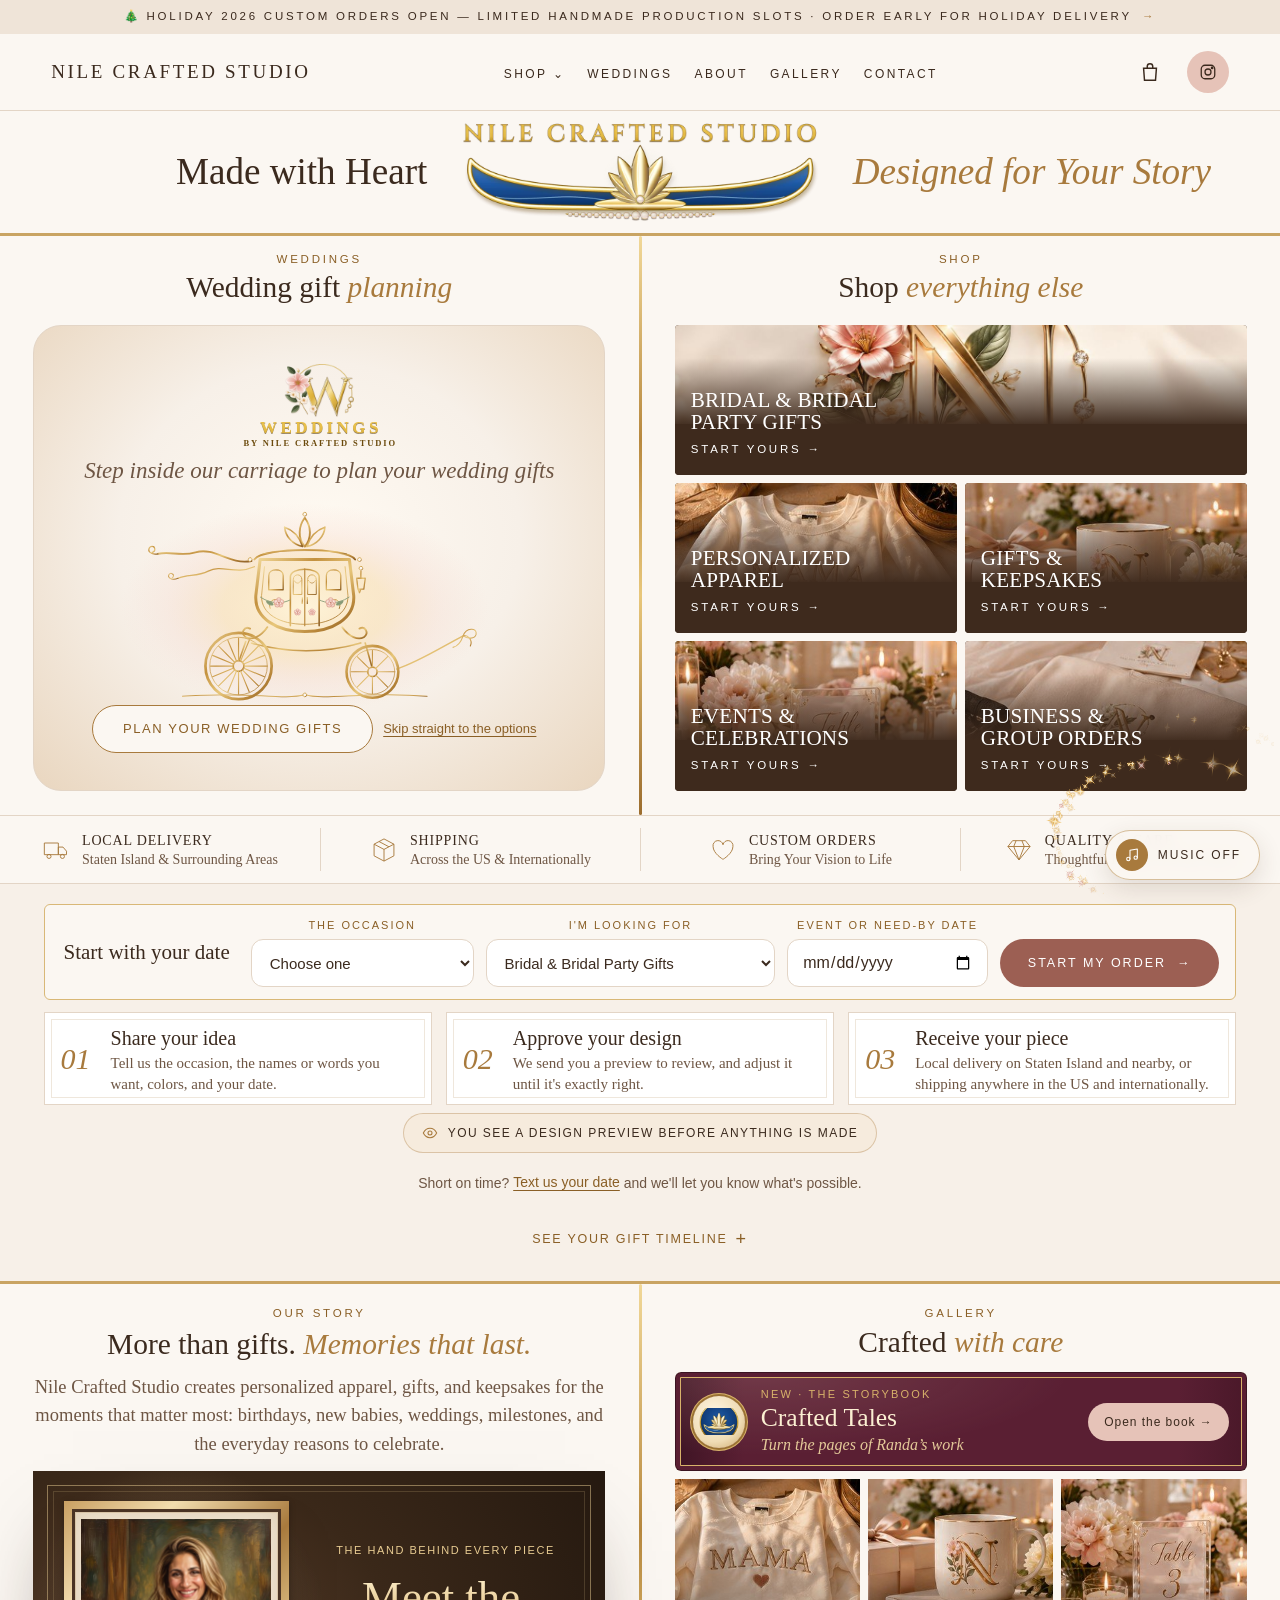
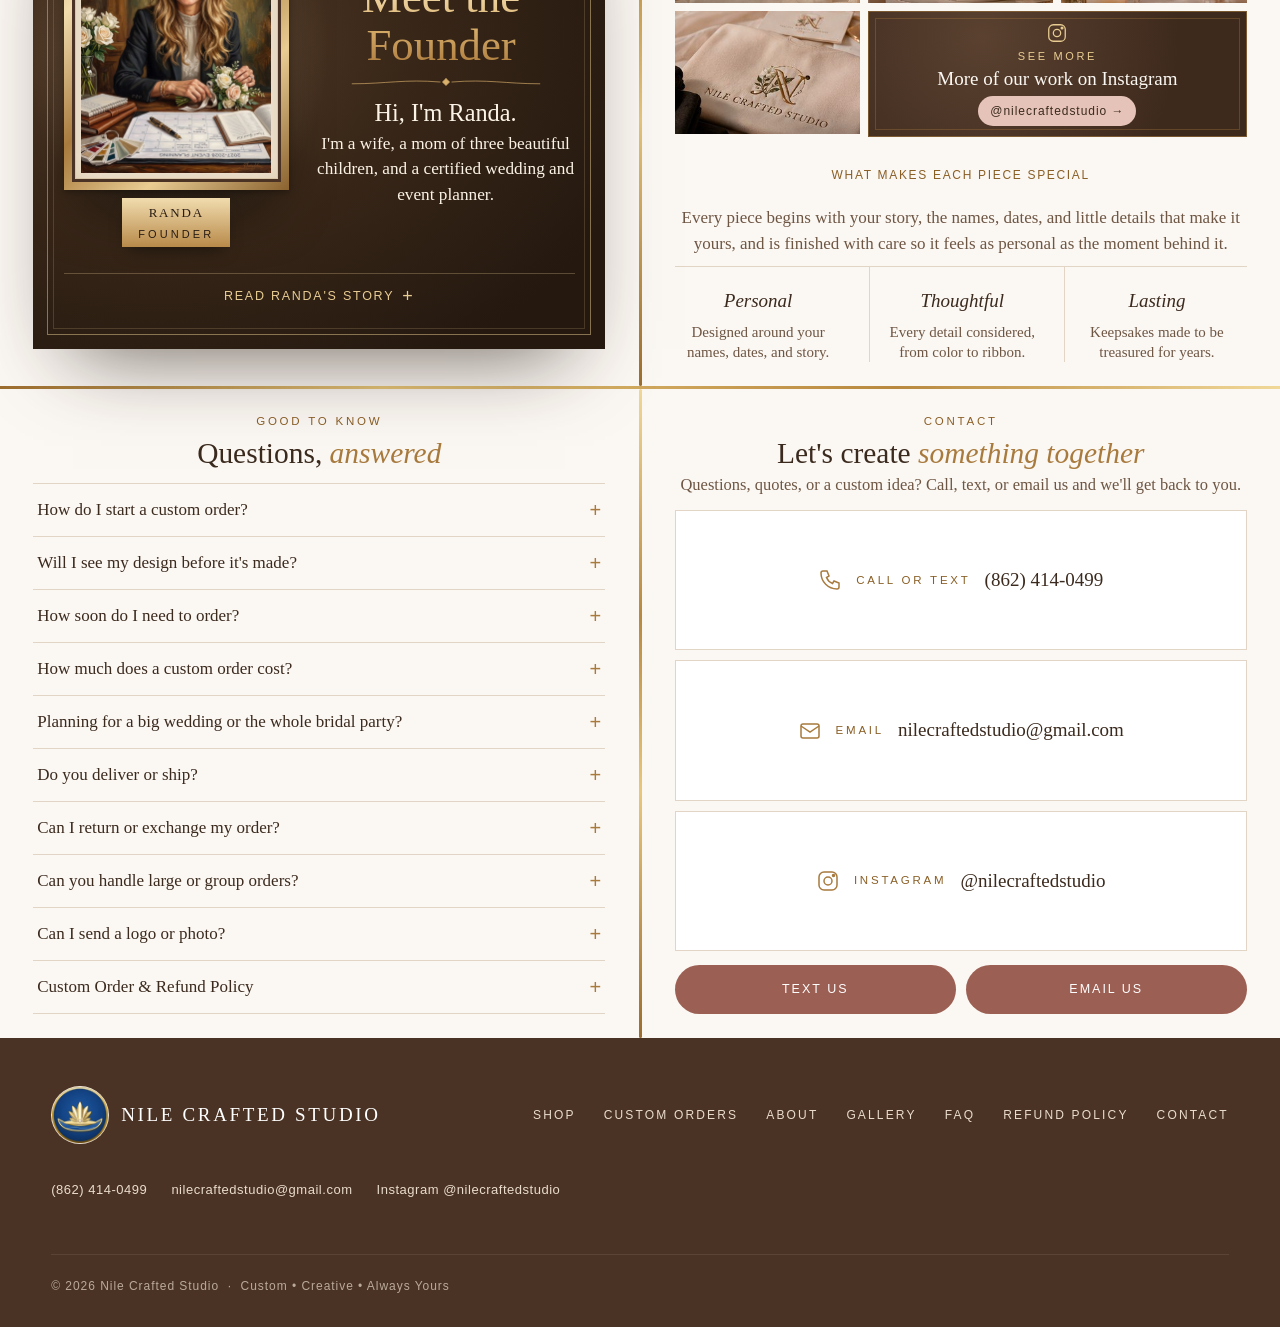
<file: index.html>
<!doctype html>
<html lang="en">
<head>
  <meta charset="utf-8">
  <meta name="viewport" content="width=device-width, initial-scale=1, viewport-fit=cover">
  <!-- Security: only this site, Google Fonts and nothing else may load here. If you add Google Analytics later, add https://www.googletagmanager.com to script-src and https://*.google-analytics.com https://*.googletagmanager.com to connect-src and img-src. -->
  <meta http-equiv="Content-Security-Policy" content="default-src 'self'; script-src 'self'; style-src 'self' 'unsafe-inline' https://fonts.googleapis.com; font-src 'self' https://fonts.gstatic.com; img-src 'self' data:; media-src 'self'; connect-src 'self'; object-src 'none'; base-uri 'self'; form-action 'self' mailto:; upgrade-insecure-requests">
  <meta name="referrer" content="strict-origin-when-cross-origin">
  <title>Nile Crafted Studio | Custom Gifts, Apparel &amp; Keepsakes</title>
  <meta name="description" content="Nile Crafted Studio: personalized apparel, gifts, keepsakes, event pieces and business orders. Made with heart, designed for your story. Bridal and bridal party gifts too. Local delivery on Staten Island, shipping across the US and internationally.">
  <meta property="og:title" content="Nile Crafted Studio">
  <meta property="og:description" content="Custom gifts, apparel, bridal party gifts and keepsakes for life's most special moments. Shipping across the US and internationally.">
  <meta property="og:image" content="https://www.nilecraftedstudio.com/og-main.jpg">
  <meta property="og:image:width" content="1200">
  <meta property="og:image:height" content="630">
  <meta property="og:image:alt" content="Nile Crafted Studio logo: gold wordmark on a lapis Nile boat with a gold lotus">
  <meta property="og:url" content="https://www.nilecraftedstudio.com/">
  <meta property="og:type" content="website">
  <meta property="og:site_name" content="Nile Crafted Studio">
  <meta name="twitter:card" content="summary_large_image">
  <link rel="canonical" href="https://www.nilecraftedstudio.com/">
  <script type="application/ld+json">{"@context":"https://schema.org","@type":"LocalBusiness","name":"Nile Crafted Studio","url":"https://www.nilecraftedstudio.com/","logo":"https://www.nilecraftedstudio.com/logo.jpg","image":"https://www.nilecraftedstudio.com/logo.jpg","telephone":"+1-862-414-0499","email":"nilecraftedstudio@gmail.com","founder":{"@type":"Person","name":"Randa"},"areaServed":["Staten Island, NY","United States","Worldwide"],"sameAs":["https://www.instagram.com/nilecraftedstudio/"]}</script>
  <meta name="theme-color" content="#f7f0e8">
  <link rel="icon" type="image/png" href="/favicon-lotus.png">
  <link rel="apple-touch-icon" href="/apple-touch-lotus.png">
  <link rel="preconnect" href="https://fonts.googleapis.com">
  <link rel="preconnect" href="https://fonts.gstatic.com" crossorigin>
  <link href="https://fonts.googleapis.com/css2?family=Cinzel:wght@600;700&family=Cormorant+Garamond:ital,wght@0,400;0,500;0,600;1,400;1,500&family=Jost:wght@300;400;500&family=Pinyon+Script&display=swap" rel="stylesheet">
  <link rel="stylesheet" href="nile-carriage.css?v=20261102">
  <style>
    :root {
      --cream: #f7f0e8;
      --cream-2: #efe4d8;
      --ivory: #fbf7f2;
      --ink: #3b2a1e;
      --ink-soft: #6e5644;
      --brown: #4a3324;
      --rose: #d19a8e;
      --rose-dark: #b97e72;
      --gold: #a87a3d;
      --line: #e3d5c6;
      --serif: "Cormorant Garamond", Georgia, serif;
      --sans: "Jost", "Helvetica Neue", Arial, sans-serif;
    }
    * { box-sizing: border-box; margin: 0; padding: 0; }
    .sr-only { position: absolute !important; width: 1px; height: 1px; overflow: hidden; clip: rect(0 0 0 0); white-space: nowrap; }
    .skip { position: absolute; left: 12px; top: -60px; z-index: 100; background: var(--ink); color: #fff; padding: 10px 16px; border-radius: 6px; font-family: var(--sans); font-size: 14px; }
    .skip:focus { top: 12px; }
    main:focus { outline: none; }
    :focus-visible { outline: 2px solid var(--gold); outline-offset: 3px; }
    html { scroll-behavior: smooth; }
    body { background: var(--ivory); color: var(--ink); font-family: var(--serif); font-size: 18px; line-height: 1.5; -webkit-font-smoothing: antialiased; }
    img { display: block; max-width: 100%; height: auto; }
    a { color: inherit; text-decoration: none; }
    .eyebrow { font-family: var(--sans); font-size: 11.5px; letter-spacing: .24em; text-transform: uppercase; }
    .wrap { max-width: 1440px; margin: 0 auto; padding: 0 clamp(16px, 4vw, 56px); }

    /* Announcement bar */
    .announce { background: var(--cream-2); color: var(--ink); height: 34px; display: flex; align-items: center; justify-content: center; gap: 24px; }
    .announce button { background: none; border: 0; color: var(--ink-soft); cursor: pointer; font-size: 18px; line-height: 1; padding: 4px 10px; }
    .announce p { min-width: 0; text-align: center; transition: opacity .35s; }
    a.announce { text-decoration: none; cursor: pointer; transition: background-color .2s, box-shadow .2s; }
    a.announce:hover, a.announce:focus-visible { box-shadow: inset 0 -1px 0 var(--gold); }
    a.announce:focus-visible { outline: 2px solid var(--gold); outline-offset: -3px; }
    .announce .ann-text { text-underline-offset: 4px; text-decoration-thickness: 1px; }
    a.announce:hover .ann-text, a.announce:focus-visible .ann-text { text-decoration: underline; text-decoration-color: var(--gold); }
    .announce .ann-go { display: inline-block; margin-left: 10px; color: var(--gold); font-weight: 600; transition: transform .2s; }
    a.announce:hover .ann-go, a.announce:focus-visible .ann-go { transform: translateX(4px); }
    .announce .ann-short { display: none; }
    a.announce p { white-space: nowrap; overflow: hidden; text-overflow: ellipsis; padding: 0 12px; }
    @media (max-width: 1080px) { .announce .ann-full { display: none; } .announce .ann-short { display: inline; } }
    #date-widget { scroll-margin-top: 16px; }
    @media (prefers-reduced-motion: reduce) { .announce .ann-go { transition: none; } }

    /* Header */
    header { position: sticky; top: 0; z-index: 50; background: rgba(251, 247, 242, .96); backdrop-filter: blur(8px); border-bottom: 1px solid var(--line); }
    .nav { display: flex; align-items: center; justify-content: space-between; height: 76px; gap: 24px; }
    .brand { display: flex; align-items: center; gap: 12px; flex-shrink: 0; }
    .brand img { width: 58px; height: 58px; }
    .brand span { font-family: var(--serif); font-size: 19px; font-weight: 500; letter-spacing: .14em; text-transform: uppercase; }
    .menu { display: flex; gap: clamp(20px, 3vw, 48px); list-style: none; }
    .menu a { white-space: nowrap; font-family: var(--sans); font-size: 12px; letter-spacing: .2em; text-transform: uppercase; padding: 8px 0; border-bottom: 1px solid transparent; transition: border-color .2s; }
    .menu a:hover { border-color: var(--gold); }
    .menu .has-sub { position: relative; }
    .menu .sub { position: absolute; top: 100%; left: -18px; background: var(--ivory); border: 1px solid var(--line); padding: 10px 0; min-width: 230px; list-style: none; opacity: 0; visibility: hidden; transform: translateY(6px); transition: .2s; box-shadow: 0 12px 30px rgba(74, 51, 36, .08); }
    .menu .has-sub:hover .sub, .menu .has-sub:focus-within .sub { opacity: 1; visibility: visible; transform: none; }
    .menu .sub a { display: block; padding: 9px 18px; border: 0; font-size: 11px; }
    .menu .sub a:hover { background: var(--cream); }
    .actions { display: flex; align-items: center; gap: 18px; }
    .icon-btn { width: 38px; height: 38px; display: grid; place-items: center; position: relative; color: var(--ink); }
    .icon-btn svg { width: 22px; height: 22px; }
    .btn { white-space: nowrap; display: inline-flex; align-items: center; gap: 10px; font-family: var(--sans); font-size: 12.5px; letter-spacing: .16em; text-transform: uppercase; padding: 15px 28px; border-radius: 999px; background: var(--rose); color: #fff; transition: background .2s, transform .2s; border: 0; cursor: pointer; }
    .btn:hover { background: var(--rose-dark); transform: translateY(-1px); }
    .btn-ig { text-transform: none; letter-spacing: .02em; font-size: 14px; padding: 13px 24px; background: #e6c3b8; color: var(--ink); }
    .btn-ig:hover { background: #ddb3a6; }
    .burger { display: none; background: none; border: 0; cursor: pointer; }

    /* Hero */
    .hero { position: relative; width: 100%; aspect-ratio: 1536 / 463; min-height: 440px; background: #6a5240 url("hero.jpg") right center / cover no-repeat; display: flex; align-items: center; overflow: hidden; }
    .hero::before { content: ""; position: absolute; inset: 0; background: linear-gradient(90deg, rgba(60, 40, 28, .72) 0%, rgba(60, 40, 28, .5) 26%, rgba(60, 40, 28, 0) 42%); }
    .hero .wrap { position: relative; width: 100%; }
    .hero-copy { max-width: 600px; color: #fff; }
    .hero h1 br { display: block; }
    .hero-copy .eyebrow { opacity: .92; }
    .hero h1 { font-family: var(--serif); font-weight: 500; font-size: clamp(38px, 3.6vw, 56px); line-height: 1.06; margin: 22px 0 18px; letter-spacing: -.01em; }
    .hero p.lead { font-size: clamp(18px, 1.5vw, 21px); line-height: 1.45; max-width: 380px; opacity: .95; }
    .hero-ctas { display: flex; align-items: center; gap: 22px; margin-top: 34px; flex-wrap: wrap; }
    .play { display: inline-flex; align-items: center; gap: 12px; color: #fff; }
    .play i { width: 40px; height: 40px; border: 1.5px solid rgba(255, 255, 255, .85); border-radius: 50%; display: grid; place-items: center; }
    .play i svg { width: 13px; height: 13px; }

    /* Category tiles */
    .cats { position: relative; display: grid; grid-template-columns: repeat(5, 1fr); gap: 10px; padding: 10px; background: var(--cream); }
    .cat { position: relative; display: block; background: #3e2a1d; overflow: hidden; aspect-ratio: 370 / 300; color: #fff; }
    .cat img { position: absolute; top: 0; left: 0; width: 100%; height: 66%; object-fit: cover; object-position: center top; transition: transform .6s ease; }
    .cat::after { content: ""; position: absolute; inset: 0; background: linear-gradient(180deg, rgba(62, 42, 29, 0) 22%, rgba(62, 42, 29, .55) 46%, rgba(62, 42, 29, .96) 66%, #3e2a1d 100%); }
    .cat:hover img { transform: scale(1.04); }
    .cat-bridal img { object-position: center 30%; }
    .cat-body { position: absolute; left: 24px; right: 24px; bottom: 22px; z-index: 1; display: flex; align-items: flex-end; justify-content: space-between; gap: 12px; }
    .cat h3 { font-family: var(--serif); font-weight: 400; font-size: clamp(22px, 1.9vw, 27px); line-height: 1.05; text-transform: uppercase; letter-spacing: .01em; }
    .cat .eyebrow { display: inline-block; margin-top: 14px; font-size: 13px; }
    .cat .arrow { width: 38px; height: 38px; flex-shrink: 0; border: 1.5px solid rgba(255, 255, 255, .9); border-radius: 50%; display: grid; place-items: center; transition: background .2s; }
    .cat:hover .arrow { background: rgba(255, 255, 255, .15); }
    @media (min-width: 1121px) { .cat-body { left: 16px; right: 16px; gap: 8px; } .cat h3 { font-size: clamp(18px, 1.5vw, 24px); } .cat .arrow { width: 32px; height: 32px; } }
    .arrow svg { width: 15px; height: 15px; }

    /* Features strip */
    .features { background: var(--ivory); border-bottom: 1px solid var(--line); }
    .features ul { list-style: none; display: grid; grid-template-columns: repeat(4, 1fr); padding: 34px 0; }
    .features li { display: flex; align-items: center; justify-content: center; gap: 22px; padding: 6px 18px; }
    .features li + li { border-left: 1px solid var(--line); }
    .features svg { width: 46px; height: 46px; color: var(--gold); flex-shrink: 0; }
    .features h4 { font-family: var(--serif); font-weight: 500; font-size: 16px; letter-spacing: .06em; text-transform: uppercase; }
    .features p { color: var(--ink-soft); font-size: 15px; }

    /* Sections */
    section.block { padding: clamp(64px, 8vw, 110px) 0; }
    .section-head { text-align: center; max-width: 640px; margin: 0 auto 48px; }
    .section-head .eyebrow { color: var(--gold); }
    .section-head h2 { font-weight: 500; font-size: clamp(34px, 3.6vw, 48px); line-height: 1.1; margin: 14px 0 0; }
    .section-head .ornament + p { margin-top: 18px; }
    .section-head p { color: var(--ink-soft); }
    h1 em, h2 em { font-style: italic; font-weight: 400; color: var(--gold); }
    .ornament { display: flex; align-items: center; justify-content: center; gap: 12px; color: var(--gold); margin: 18px auto 0; opacity: .8; }
    .ornament::before, .ornament::after { content: ""; width: 54px; height: 1px; background: linear-gradient(90deg, transparent, currentColor); }
    .ornament::after { transform: scaleX(-1); }
    .ornament i { width: 7px; height: 7px; border: 1px solid currentColor; transform: rotate(45deg); }
    .divider { display: flex; align-items: center; justify-content: center; gap: 12px; color: var(--gold); margin: 6px 0 0; }
    .divider::before, .divider::after { content: ""; width: 60px; height: 1px; background: currentColor; opacity: .5; }

    /* Our Story */
    .about { position: relative; background:
        radial-gradient(70% 60% at 85% 10%, rgba(232, 204, 146, .22), transparent 70%),
        radial-gradient(60% 50% at 5% 95%, rgba(209, 154, 142, .14), transparent 70%),
        linear-gradient(180deg, var(--cream) 0%, #f3e9dd 100%); }
    .about-grid { display: grid; grid-template-columns: 1.05fr 1fr; gap: clamp(36px, 6vw, 96px); align-items: center; }
    .story-art { position: relative; margin: 0; padding: 14px; border: 1px solid rgba(168, 122, 61, .45); }
    .story-art::before { content: ""; position: absolute; inset: -9px; border: 1px solid rgba(168, 122, 61, .2); pointer-events: none; }
    .story-art img { width: 100%; box-shadow: 0 30px 60px -28px rgba(74, 51, 36, .45); }
    .about-grid h2 { font-weight: 500; font-size: clamp(36px, 3.6vw, 52px); line-height: 1.08; margin: 16px 0 24px; }
    .about-grid .eyebrow { color: var(--gold); display: flex; align-items: center; gap: 14px; }
    .about-grid .eyebrow::after { content: ""; width: 56px; height: 1px; background: var(--gold); opacity: .55; }
    .about-grid p.story { color: var(--ink-soft); margin-bottom: 18px; font-size: 19.5px; line-height: 1.6; }
    .about-grid p.dropcap::first-letter { float: left; font-size: 74px; line-height: .82; padding: 6px 6px 0 0; color: var(--gold); font-weight: 500; }
    .pillars { list-style: none; display: grid; grid-template-columns: repeat(3, 1fr); margin-top: 30px; border-top: 1px solid var(--line); }
    .pillars li { padding: 20px 16px 0 0; }
    .pillars li + li { padding-left: 18px; border-left: 1px solid var(--line); }
    .pillars b { display: block; font-family: var(--serif); font-style: italic; font-weight: 500; font-size: 22px; color: var(--ink); margin-bottom: 4px; }
    .pillars span { display: block; font-size: 15.5px; line-height: 1.45; color: var(--ink-soft); }

    /* Meet the Founder: gallery-wall panel */
    .founder { position: relative; isolation: isolate; overflow: hidden; max-width: 1180px; margin: clamp(64px, 9vw, 110px) auto 0; padding: clamp(44px, 6vw, 84px) clamp(26px, 6vw, 80px); color: #f3e6d3;
      background: radial-gradient(90% 80% at 22% 35%, #5a3f2c 0%, #3a2819 45%, #24180f 100%);
      display: flex; flex-wrap: wrap; align-items: center; gap: clamp(44px, 6vw, 84px); box-shadow: 0 40px 80px -40px rgba(36, 24, 15, .7); }
    .founder::before, .founder::after { content: ""; position: absolute; pointer-events: none; z-index: -1; }
    .founder::before { inset: 14px; border: 1px solid rgba(232, 204, 146, .5); }
    .founder::after { inset: 20px; border: 1px solid rgba(232, 204, 146, .18); }
    .founder-portrait { position: relative; flex: 1 1 320px; max-width: 420px; margin: 0 auto; display: flex; flex-direction: column; align-items: center; gap: 22px; }
    .founder-portrait::before { content: ""; position: absolute; z-index: -1; inset: -12% -18% 4%; background: radial-gradient(closest-side, rgba(246, 222, 170, .26), transparent); }
    .founder-frame { width: 100%; padding: 12px; background: linear-gradient(135deg, #c9a063 0%, #f1dcae 22%, #a87a3d 48%, #e8cc92 72%, #8a6230 100%); box-shadow: 0 34px 60px -24px rgba(0, 0, 0, .7), 0 2px 6px rgba(0, 0, 0, .3); }
    .founder-frame > div { padding: 3px; background: #4a3324; }
    .founder-frame > div > div { padding: 14px; background: #efe4d3; box-shadow: inset 0 0 0 1px #d8c4a6, inset 0 0 22px rgba(168, 122, 61, .22); }
    .founder-frame img { display: block; width: 100%; aspect-ratio: 764 / 1024; object-fit: cover; }
    .founder-plaque { display: flex; flex-direction: column; align-items: center; gap: 3px; padding: 9px 26px; background: linear-gradient(180deg, #f1dcae, #b88a4a); color: #2a1d14; box-shadow: 0 8px 18px -8px rgba(0, 0, 0, .6); }
    .founder-plaque b { font-family: var(--serif); font-weight: 500; font-size: 17px; letter-spacing: .14em; text-transform: uppercase; }
    .founder-plaque span { font-family: var(--sans); font-size: 10.5px; letter-spacing: .28em; text-transform: uppercase; }
    .founder-body { flex: 999 1 420px; min-width: 0; }
    .founder .eyebrow { color: #e8cc92; }
    .founder-title { margin: 6px 0 4px; }
    .founder-title h2 { font-family: 'Pinyon Script', cursive; font-weight: 400; font-size: clamp(52px, 6.4vw, 86px); line-height: 1.12; margin: 0; padding-right: .2em; color: #e8cc92;
      background: linear-gradient(180deg, #f8e7bf 10%, #d9b06c 55%, #b58546 90%); -webkit-background-clip: text; background-clip: text; -webkit-text-fill-color: transparent; }
    .flourish { display: block; width: min(320px, 80%); height: 18px; margin: 2px 0 6px; color: #d9b06c; }
    .flourish path { stroke-dasharray: 400; stroke-dashoffset: 0; }
    .founder h3 { font-weight: 500; font-size: clamp(27px, 2.6vw, 35px); line-height: 1.15; margin: 14px 0 16px; color: #fbf3e6; }
    .founder p { color: rgba(243, 230, 211, .8); font-size: 18.5px; line-height: 1.65; margin-bottom: 16px; }
    .founder .founder-lead { font-size: 20.5px; color: #fbf3e6; }
    .creds { list-style: none; display: flex; flex-wrap: wrap; gap: 10px; margin: 6px 0 24px; }
    .creds li { max-width: 100%; font-family: var(--sans); font-size: 11.5px; letter-spacing: .14em; text-transform: uppercase; color: #f1dcae; padding: 9px 16px; border: 1px solid rgba(232, 204, 146, .4); border-radius: 999px; background: rgba(232, 204, 146, .06); }
    .founder .sig { font-family: 'Pinyon Script', cursive; font-size: 52px; line-height: 1; color: #e8cc92; margin: 20px 0 28px; }
    .btn-gold { background: linear-gradient(180deg, #f1dcae, #c69a58); color: #2a1d14; box-shadow: 0 10px 24px -12px rgba(0, 0, 0, .6); }
    .btn-gold:hover { background: linear-gradient(180deg, #f6e5bf, #b88a4a); }
    @keyframes founderInk { from { clip-path: inset(0 100% 0 0); } to { clip-path: inset(0 -10% 0 0); } }
    @keyframes flourishDraw { from { stroke-dashoffset: 400; } to { stroke-dashoffset: 0; } }
    .founder.is-visible .founder-title h2 { animation: founderInk 2.4s cubic-bezier(.45,.1,.3,1) .2s both; }
    .founder.is-visible .flourish path { animation: flourishDraw 1.6s ease-out 1.6s both; }
    .founder.is-visible .sig { animation: founderInk 1.8s ease-out 2.2s both; }
    .founder.will-animate:not(.is-visible) .founder-title h2, .founder.will-animate:not(.is-visible) .sig { clip-path: inset(0 100% 0 0); }
    .founder.will-animate:not(.is-visible) .flourish path { stroke-dashoffset: 400; }
    @media (prefers-reduced-motion: reduce) { .founder.will-animate:not(.is-visible) .founder-title h2, .founder.will-animate:not(.is-visible) .sig { clip-path: none; } .founder.will-animate:not(.is-visible) .flourish path { stroke-dashoffset: 0; } .founder.is-visible .founder-title h2, .founder.is-visible .flourish path, .founder.is-visible .sig { animation: none; } }
    @media (max-width: 1120px) { .story-art { max-width: 640px; margin: 0 auto; } }
    @media (max-width: 600px) {
      .pillars { grid-template-columns: 1fr; }
      .pillars li, .pillars li + li { padding: 16px 0 0; border-left: 0; }
      .pillars li + li { border-top: 1px solid var(--line); margin-top: 16px; }
      .founder::before { inset: 8px; } .founder::after { inset: 12px; }
      .creds li { font-size: 10.5px; letter-spacing: .1em; }
    }

    .steps { display: grid; grid-template-columns: repeat(3, 1fr); gap: 28px; counter-reset: s; }
    .step { background: #fff; border: 1px solid var(--line); outline: 1px solid rgba(168,122,61,.18); outline-offset: -8px; padding: 40px 32px; text-align: center; transition: transform .25s, box-shadow .25s; }
    .step:hover { transform: translateY(-3px); box-shadow: 0 18px 40px -22px rgba(74,51,36,.35); }
    .step::before { counter-increment: s; content: "0" counter(s); display: block; font-family: var(--serif); font-style: italic; font-size: 42px; line-height: 1; color: var(--gold); margin-bottom: 14px; }
    .step h3 { font-weight: 500; font-size: 24px; margin-bottom: 8px; }
    .step p { color: var(--ink-soft); font-size: 17px; }
    .center { text-align: center; margin-top: 44px; }

    .gallery { background: var(--cream); }
    .gallery-grid { display: grid; grid-template-columns: repeat(5, 1fr); gap: 10px; }
    .gallery-grid img { width: 100%; height: 100%; aspect-ratio: 3 / 2; object-fit: cover; }
    .gallery-more { aspect-ratio: 3 / 2; display: flex; flex-direction: column; align-items: center; justify-content: center; gap: 10px; padding: 20px; text-align: center; color: #fbf7f2; background: radial-gradient(circle at 30% 20%, #5a4130 0%, #3e2a1d 70%); border: 1px solid rgba(168, 122, 61, .55); outline: 1px solid rgba(168, 122, 61, .35); outline-offset: -8px; transition: transform .2s; }
    .gallery-more:hover { transform: translateY(-2px); }
    .gallery-more svg { width: 32px; height: 32px; color: #e8cc92; }
    @media (min-width: 1121px) { .gallery-more { gap: 6px; padding: 14px; } .gallery-more strong { font-size: clamp(18px, 1.4vw, 22px); } .gallery-more-btn { padding: 7px 14px; } }
    .gallery-more .eyebrow { color: #e8cc92; font-size: 11px; }
    .gallery-more strong { font-family: var(--serif); font-weight: 500; font-size: clamp(20px, 1.7vw, 25px); line-height: 1.15; }
    .gallery-more-btn { margin-top: 4px; font-family: var(--sans); font-size: 12px; letter-spacing: .08em; padding: 10px 16px; border-radius: 999px; background: #e6c3b8; color: var(--ink); }

    .contact { text-align: center; }
    .contact-cards { display: grid; grid-template-columns: repeat(3, minmax(0, 300px)); justify-content: center; gap: 20px; }
    .contact-card { display: flex; flex-direction: column; align-items: center; gap: 8px; background: #fff; border: 1px solid var(--line); padding: 32px 20px; transition: border-color .2s, transform .2s; }
    .contact-card:hover { border-color: var(--rose); transform: translateY(-2px); }
    .contact-card svg { width: 34px; height: 34px; color: var(--gold); }
    .contact-card .eyebrow { color: var(--gold); }
    .contact-card strong { font-weight: 500; font-size: 22px; overflow-wrap: anywhere; }
    .contact-ctas { display: flex; gap: 14px; justify-content: center; flex-wrap: wrap; margin-top: 32px; }
    .foot-contact { display: flex; gap: 24px; flex-wrap: wrap; font-family: var(--sans); font-size: 13px; letter-spacing: .04em; }
    .foot-contact a:hover { color: #fff; }
    @media (max-width: 960px) { .contact-cards { grid-template-columns: 1fr; } }

    footer { background: var(--brown); color: #eadccd; padding: 48px 0 32px; }
    .foot { display: flex; flex-wrap: wrap; gap: 24px; align-items: center; justify-content: space-between; }
    .foot .brand span { color: #fff; }
    .foot .brand img { background: #f3e8dc; border-radius: 50%; }
    .foot nav { display: flex; gap: 28px; flex-wrap: wrap; }
    .foot nav a { font-family: var(--sans); font-size: 12px; letter-spacing: .18em; text-transform: uppercase; display: inline-block; padding: 8px 0; }
    .foot-contact a { display: inline-block; padding: 8px 0; }
    @media (max-width: 720px) { footer { padding-bottom: 88px; } }
    .foot small { display: block; width: 100%; font-family: var(--sans); font-size: 12px; letter-spacing: .08em; opacity: .7; margin-top: 18px; padding-top: 22px; border-top: 1px solid rgba(255, 255, 255, .12); }

    /* Responsive */
    @media (max-width: 1380px) {
      .btn-ig span { display: none; }
      .btn-ig { padding: 12px; }
      .menu { gap: 22px; }
    }
    @media (max-width: 1120px) {
      .burger { display: grid; place-items: center; width: 40px; height: 40px; }
      .menu { position: absolute; top: 76px; left: 0; right: 0; flex-direction: column; gap: 0; background: var(--ivory); border-bottom: 1px solid var(--line); padding: 8px 20px 18px; display: none; }
      .menu.open { display: flex; }
      .menu a { display: block; padding: 14px 0; border-bottom: 1px solid var(--line); }
      .menu .sub { position: static; opacity: 1; visibility: visible; transform: none; box-shadow: none; border: 0; padding: 0 0 0 14px; background: none; }
      .cats { grid-template-columns: repeat(2, 1fr); }
      .cats .cat-bridal { grid-column: 1 / -1; aspect-ratio: 740 / 300; }
      .cats .cat-bridal img { height: 100%; object-position: center 40%; }
      .features ul { grid-template-columns: repeat(2, 1fr); row-gap: 28px; }
      .features li:nth-child(3) { border-left: 0; }
      .features li { justify-content: flex-start; }
      .about-grid, .steps { grid-template-columns: 1fr; }
      .gallery-grid { grid-template-columns: repeat(2, 1fr); }
      .gallery-more { grid-column: 1 / -1; aspect-ratio: auto; padding: 32px 20px; }
    }
    @media (max-width: 720px) {
      .hero { flex-direction: column; align-items: stretch; min-height: 0; aspect-ratio: auto; background: var(--brown); }
      .hero::before { display: none; }
      .hero .wrap { padding-top: 48px; padding-bottom: 40px; }
      .hero-img { display: block; width: 100%; aspect-ratio: 4 / 3; background: url("hero.jpg") 56% center / cover no-repeat; }
      .announce button { display: none; }
      .announce p { font-size: 10px; letter-spacing: .1em; white-space: nowrap; overflow: hidden; text-overflow: ellipsis; padding: 0 10px; }
      .announce .ann-full { display: none; }
      .announce .ann-short { display: inline; }
      .brand span { font-size: 15px; letter-spacing: .1em; }
      .brand img { width: 46px; height: 46px; }
      .actions { gap: 4px; }
      .actions .hide-sm { display: none; }
      .btn-ig { display: none; }
    }
    @media (min-width: 721px) { .hero-img { display: none; } }
    @media (max-width: 380px) {
      .nav { gap: 10px; }
      .brand { gap: 8px; }
      .brand img { width: 40px; height: 40px; }
      .brand span { font-size: 13px; letter-spacing: .08em; }
      .btn { white-space: normal; text-align: center; justify-content: center; }
    }
    @media (max-width: 520px) {
      .cats { grid-template-columns: 1fr; }
      .cats .cat-bridal { aspect-ratio: 370 / 300; }
      .cats .cat-bridal img { height: 66%; }
      .features ul { grid-template-columns: 1fr; }
      .features li { border-left: 0 !important; }
    }
    /* Reveal on scroll (only when JS is running; off for reduced motion) */
    .js-reveal .reveal { opacity: 0; transform: translateY(18px); transition: opacity .9s ease, transform .9s cubic-bezier(.2,.7,.2,1); }
    .js-reveal .reveal.in { opacity: 1; transform: none; }
    /* Quick start bar */
    .quick { background: var(--ivory); border-bottom: 1px solid var(--line); }
    .quick form { display: flex; align-items: flex-end; justify-content: center; gap: 14px; flex-wrap: wrap; padding-top: 26px; padding-bottom: 26px; }
    .quick .q-intro { margin-right: 6px; }
    .quick .q-intro b { display: block; font-weight: 500; font-size: 24px; line-height: 1.1; }
    .quick .q-intro .eyebrow { color: var(--gold); }
    .quick label { display: flex; flex-direction: column; gap: 6px; font-family: var(--sans); font-size: 11px; letter-spacing: .18em; text-transform: uppercase; color: var(--ink-soft); }
    .quick select, .quick input { min-width: 170px; min-height: 48px; padding: 10px 14px; border: 1px solid var(--line); border-radius: 12px; background: #fff; color: var(--ink); font: 400 16px var(--sans); letter-spacing: 0; text-transform: none; }
    .quick .btn { min-height: 48px; }
    .promise { display: inline-flex; align-items: center; gap: 10px; margin-top: 22px; padding: 10px 18px; border: 1px solid rgba(168,122,61,.35); border-radius: 999px; font-family: var(--sans); font-size: 12px; letter-spacing: .12em; text-transform: uppercase; color: var(--ink); background: rgba(232,204,146,.12); }
    .promise svg { width: 16px; height: 16px; color: var(--gold); }
    @media (max-width: 720px) { .quick .q-intro { width: 100%; text-align: center; margin: 0; } .quick label, .quick select, .quick input, .quick .btn { width: 100%; min-width: 0; } }

    /* FAQ */
    .faq { max-width: 820px; margin: 0 auto; border-top: 1px solid var(--line); }
    .faq details { border-bottom: 1px solid var(--line); }
    .faq summary { list-style: none; cursor: pointer; display: flex; justify-content: space-between; align-items: center; gap: 20px; padding: 22px 4px; font-size: 22px; font-weight: 500; }
    .faq summary::-webkit-details-marker { display: none; }
    .faq summary::after { content: "+"; font-family: var(--sans); font-weight: 300; font-size: 26px; color: var(--gold); transition: transform .25s; }
    .faq details[open] summary::after { transform: rotate(45deg); }
    .faq details p { padding: 0 4px 22px; color: var(--ink-soft); max-width: 680px; }
    .faq details p a { color: var(--ink); border-bottom: 1px solid var(--gold); }
    section.apparel { background: var(--cream); border-top: 1px solid var(--line); border-bottom: 1px solid var(--line); --blush: var(--rose); --paper: #fff; --tint: var(--ivory); }
    section.apparel .nca-head { text-align: center; }
    section.apparel .nca-title { font-size: clamp(32px, 3.4vw, 46px); }
    .policy-card { max-width: 760px; margin: 0 auto; padding: 32px 28px; background: #fffdf9; border: 1px solid var(--line); border-radius: 18px; display: grid; gap: 14px; }
    .policy-card p { margin: 0; color: var(--ink); }
    .policy-sign { font-family: var(--serif); font-style: italic; font-size: 21px; color: var(--gold) !important; }

    /* Phone action bar */
    .mbar { display: none; }
    @media (max-width: 720px) {
      .mbar { display: grid; grid-template-columns: 1fr 1fr 1.3fr; gap: 8px; position: fixed; left: 0; right: 0; bottom: 0; z-index: 55; padding: 10px 12px calc(10px + env(safe-area-inset-bottom)); background: rgba(251,247,242,.97); backdrop-filter: blur(8px); border-top: 1px solid var(--line); }
      .mbar a { display: grid; place-items: center; min-height: 46px; border-radius: 999px; font-family: var(--sans); font-size: 12px; letter-spacing: .14em; text-transform: uppercase; border: 1px solid var(--ink); color: var(--ink); }
      .mbar a.go { background: var(--rose); border-color: var(--rose); color: #fff; }
    }
    /* Music toggle */
    .music-btn { position: fixed; right: 20px; bottom: 20px; z-index: 60; display: inline-flex; align-items: center; gap: 10px; min-height: 48px; padding: 8px 18px 8px 10px; border-radius: 999px; border: 1px solid rgba(169, 120, 47, .45); background: rgba(251, 247, 242, .94); backdrop-filter: blur(8px); color: var(--ink); font-family: var(--sans); font-size: 12px; letter-spacing: .16em; text-transform: uppercase; cursor: pointer; box-shadow: 0 8px 24px rgba(74, 51, 36, .14); transition: background .2s, transform .2s; }
    .music-btn:hover { transform: translateY(-1px); background: #fff; }
    .music-btn:focus-visible { outline: 2px solid var(--gold); outline-offset: 3px; }
    .music-icon { width: 32px; height: 32px; border-radius: 50%; background: var(--gold); color: #fff; display: grid; place-items: center; }
    .music-icon svg { width: 16px; height: 16px; }
    .music-icon .bars { display: none; gap: 2px; align-items: flex-end; height: 14px; }
    .music-icon .bars i { width: 3px; background: #fff; border-radius: 2px; animation: eq 1.1s ease-in-out infinite; }
    .music-icon .bars i:nth-child(2) { animation-delay: .25s; }
    .music-icon .bars i:nth-child(3) { animation-delay: .5s; }
    .music-btn.on .ic-note { display: none; }
    .music-btn.on .bars { display: flex; }
    @keyframes eq { 0%, 100% { height: 4px; } 50% { height: 14px; } }
    @media (max-width: 720px) { .music-label { display: none; } .music-btn { padding: 8px; right: 14px; bottom: calc(80px + env(safe-area-inset-bottom)); } }
    @media (prefers-reduced-motion: reduce) { .music-icon .bars i { animation: none; height: 10px; } }
    /* Lotus Egg music button: the 3D egg floats on the page corner once it has loaded (the gold pill stays as the fallback) */
    .lotus-egg { display: none; }
    .music-btn.egg-ready { width: 128px; height: 166px; padding: 0; border: 0; border-radius: 0; background: transparent; box-shadow: none; backdrop-filter: none; -webkit-backdrop-filter: none; overflow: visible; display: block; right: 14px; bottom: 10px; }
    .music-btn.egg-ready::before { display: none; }
    .music-btn.egg-ready.hint { animation: none; }
    .music-btn.egg-ready .music-icon, .music-btn.egg-ready .music-label { display: none; }
    .music-btn.egg-ready .lotus-egg { display: block; position: absolute; inset: 0; filter: drop-shadow(0 6px 10px rgba(74, 51, 36, .18)); }
    .music-btn.egg-ready .lotus-egg canvas { display: block; width: 100% !important; height: 100% !important; }
    .music-btn.egg-ready:hover { background: transparent; transform: translateY(-3px); }
    .music-btn.egg-ready:focus-visible { outline: 2px solid var(--gold); outline-offset: 2px; border-radius: 18px; }
    .music-btn.egg-ready.egg-shimmer .lotus-egg { animation: egg-shimmer 2.6s ease-in-out; }
    @keyframes egg-shimmer { 50% { filter: drop-shadow(0 6px 10px rgba(74, 51, 36, .18)) drop-shadow(0 0 16px rgba(240, 200, 120, .8)); } }
    .lotus-dust { position: fixed; z-index: 61; pointer-events: none; }
    @media (max-width: 720px) { .music-btn.egg-ready { width: 96px; height: 124px; padding: 0; right: 8px; bottom: calc(74px + env(safe-area-inset-bottom)); } }
    @property --ring { syntax: "<angle>"; inherits: false; initial-value: 0deg; }
    .music-btn::before { content: ""; position: absolute; inset: -5px; border-radius: inherit; padding: 2px; pointer-events: none; opacity: 0; transition: opacity .8s ease;
      background: conic-gradient(from var(--ring), rgba(232, 204, 146, 0) 0deg, rgba(232, 204, 146, 0) 200deg, #e8cc92 290deg, var(--gold) 345deg, rgba(232, 204, 146, 0) 360deg);
      -webkit-mask: linear-gradient(#000 0 0) content-box, linear-gradient(#000 0 0); -webkit-mask-composite: xor; mask: linear-gradient(#000 0 0) content-box exclude, linear-gradient(#000 0 0); }
    .music-btn.hint::before { opacity: 1; animation: music-ring 1.6s linear infinite; }
    .music-btn.hint { animation: music-glow 2.4s ease-in-out 3; }
    @keyframes music-ring { to { --ring: 360deg; } }
    @keyframes music-glow { 0%, 100% { box-shadow: 0 8px 24px rgba(74, 51, 36, .14), 0 0 0 0 rgba(212, 170, 92, 0); } 50% { box-shadow: 0 8px 24px rgba(74, 51, 36, .14), 0 0 22px 4px rgba(212, 170, 92, .45); } }
    @media (prefers-reduced-motion: reduce) { .music-btn.hint::before { animation: none; background: linear-gradient(#e8cc92, var(--gold)); } .music-btn.hint { animation: none; box-shadow: 0 8px 24px rgba(74, 51, 36, .14), 0 0 18px 3px rgba(212, 170, 92, .4); } }
    @media (prefers-reduced-motion: reduce) { * { transition: none !important; scroll-behavior: auto !important; } }

    /* ===== Symmetry & UX pass (Oct 29, 2026): desktop / tablet / phone ===== */
    /* Desktop: equal gallery tiles; no doubled gaps between same-colour sections; tidy email wrap */
    .gallery-grid { grid-template-columns: repeat(5, minmax(0, 1fr)); }
    #policy, #contact { padding-top: clamp(16px, 2.4vw, 32px); }
    @media (min-width: 961px) { .contact-cards { grid-template-columns: repeat(3, minmax(0, 320px)); } }
    .contact-card { padding: 32px 18px; }
    .contact-card strong { font-size: clamp(18px, 1.5vw, 22px); overflow-wrap: break-word; }
    section.apparel .nca-progress button { min-height: 40px; align-content: center; }

    /* Tablet (721-1120px): hero copy no longer sits on the logo; centred, balanced blocks */
    @media (min-width: 721px) and (max-width: 1120px) {
      .hero { flex-direction: column; align-items: stretch; min-height: 0; aspect-ratio: auto; background: var(--brown); }
      .hero::before { display: none; }
      .hero .wrap { padding-top: 56px; padding-bottom: 48px; }
      .hero-img { display: block; width: 100%; aspect-ratio: 16 / 7; background: url("hero.jpg") 60% center / cover no-repeat; }
      .quick form { display: grid; grid-template-columns: repeat(3, minmax(0, 1fr)); gap: 16px; max-width: 860px; }
      .quick .q-intro { grid-column: 1 / -1; text-align: center; margin: 0; }
      .quick label, .quick select, .quick input { width: 100%; min-width: 0; }
      .quick .btn { grid-column: 1 / -1; justify-self: center; min-width: 280px; justify-content: center; }
      .features li { justify-content: center; }
    }
    @media (max-width: 1120px) {
      .hero-copy { max-width: 640px; margin: 0 auto; text-align: center; }
      .hero p.lead { margin: 0 auto; }
      .hero-ctas { justify-content: center; }
    }
    @media (min-width: 861px) and (max-width: 1120px) { .steps { grid-template-columns: repeat(3, 1fr); gap: 18px; } .step { padding: 36px 20px; } }
    @media (max-width: 860px) { .steps { max-width: 560px; margin: 0 auto; } }

    /* Phone (up to 720px) */
    @media (max-width: 720px) {
      .hero-copy .eyebrow { white-space: nowrap; font-size: clamp(9px, 2.6vw, 11.5px); letter-spacing: .12em; }
      .founder { text-align: center; }
      .founder-body p:not(.eyebrow):not(.sig) { text-align: left; }
      .founder .flourish { margin-left: auto; margin-right: auto; }
      .founder-title h2 { padding-right: 0; }
      .creds { justify-content: center; }
      .founder .btn { white-space: normal; max-width: 100%; justify-content: center; text-align: center; line-height: 1.5; padding: 14px 22px; }
      .contact-cards { max-width: 440px; margin: 0 auto; gap: 12px; }
      .contact-card { display: grid; grid-template-columns: 40px 1fr; grid-template-rows: auto auto; column-gap: 16px; row-gap: 2px; align-items: center; text-align: left; padding: 18px 20px; }
      .contact-card svg { grid-row: 1 / 3; width: 30px; height: 30px; justify-self: center; }
      .contact-card strong { font-size: 19px; }
      .foot { flex-direction: column; justify-content: center; text-align: center; gap: 18px; }
      .foot nav { justify-content: center; gap: 0 22px; max-width: 360px; }
      .foot-contact { flex-direction: column; align-items: center; gap: 0; }
      .foot small { text-align: center; }
    }
    /* Small phones: two-up tiles instead of one long column */
    @media (max-width: 520px) {
      .cats { grid-template-columns: repeat(2, minmax(0, 1fr)); gap: 8px; padding: 8px; }
      .cats .cat { aspect-ratio: 1 / 1.12; }
      .cats .cat-bridal { grid-column: 1 / -1; aspect-ratio: 16 / 10; }
      .cats .cat-bridal img { height: 100%; object-position: center 40%; }
      .cats .cat:not(.cat-bridal) .cat-body { left: 14px; right: 14px; bottom: 14px; }
      .cats .cat:not(.cat-bridal) h3 { font-size: clamp(15px, 4.4vw, 19px); }
      .cats .cat:not(.cat-bridal) .eyebrow { margin-top: 8px; font-size: 11px; }
      .cats .cat:not(.cat-bridal) .arrow { display: none; }
      .features ul { grid-template-columns: repeat(2, minmax(0, 1fr)); row-gap: 26px; padding: 28px 0; }
      .features li { flex-direction: column; text-align: center; gap: 10px; padding: 0 8px; }
      .features li:nth-child(even) { border-left: 1px solid var(--line) !important; }
      .features svg { width: 36px; height: 36px; }
      .features h4 { font-size: 14px; }
      .features p { font-size: 14px; line-height: 1.4; }
    }
  </style>
  <link rel="stylesheet" href="golden.css?v=20261106">
  <link rel="stylesheet" href="nile-polish.css?v=20261108">
<style id="ncs-main-logo">.gl-crest-logo img.ncs-main{width:auto;height:clamp(84px,8vw,108px);max-width:none}@media (min-width:1700px){.gl-crest-logo img.ncs-main{width:auto;height:120px}}@media (min-width:2200px){.gl-crest-logo img.ncs-main{width:auto;height:140px}}@media (max-width:699px){.gl-crest-logo img.ncs-main{width:min(250px,70vw);height:auto}}@media (max-width:560px) and (max-height:790px){.gl-crest-logo img.ncs-main{width:min(220px,64vw);height:auto}}@media (max-height:500px){.gl-crest-logo img.ncs-main{width:auto;height:56px}}.ncs-wed-crest{display:flex;flex-direction:column;align-items:center;gap:0;margin:0 0 4px}.ncs-wed-crest img{width:70px;height:auto;display:block}.ncs-wed-crest b{font-family:Cinzel,"Cormorant Garamond",Georgia,serif;font-weight:600;font-size:17px;line-height:1.15;letter-spacing:.2em;margin-right:-.2em;text-transform:uppercase;color:#c9992a;background:linear-gradient(180deg,#ddb037 0%,#e9c14c 35%,#e2b740 70%,#bb8d1e 100%);-webkit-background-clip:text;background-clip:text;-webkit-text-fill-color:transparent;filter:drop-shadow(0 1px 0 rgba(93,63,9,.6))}.ncs-wed-crest span{font-family:Cinzel,"Cormorant Garamond",Georgia,serif;font-weight:600;font-size:8.5px;line-height:1.5;letter-spacing:.22em;margin-right:-.22em;text-transform:uppercase;color:#6b4a0c}.gl-first .wc-s1 .wc-cbtn{width:min(100%,calc((var(--gl-stage) - 250px)*1.733))}@media (max-width:699px){.ncs-wed-crest img{width:60px}.ncs-wed-crest b{font-size:15px}.ncs-wed-crest span{font-size:8px}.gl-first .wc-s1 .wc-cbtn{width:min(100%,calc((var(--gl-stage) - 196px)*1.733))}}</style>
</head>
<body data-layout="c">
  <a class="skip" href="#main">Skip to content</a>

  <!-- Holiday 2026 notice: opens the custom order form with "Holiday" picked (falls back to the date widget without JS) -->
  <a class="announce" href="#date-widget" data-quote data-category="Gifts &amp; Keepsakes" data-occasion="Holiday">
    <p class="eyebrow"><span class="ann-text"><span class="ann-full">&#127876; Holiday 2026 Custom Orders Open &mdash; Limited handmade production slots &middot; Order early for holiday delivery</span><span class="ann-short">&#127876; Holiday 2026 Orders Open &middot; Order Early</span></span><span class="ann-go" aria-hidden="true">&rarr;</span></p>
  </a>

  <header id="top">
    <div class="wrap nav">
      <a class="brand" href="#top" aria-label="Nile Crafted Studio home">
        <img src="mark-lotus.webp" alt="" width="58" height="58">
        <span>Nile Crafted Studio</span>
      </a>

      <ul class="menu" id="menu">
        <li class="has-sub"><a href="#shop">Shop &#8964;</a>
          <ul class="sub">
            <li><a href="#custom-orders" data-quote data-category="Bridal &amp; Bridal Party Gifts" data-occasion="Wedding">Bridal &amp; Bridal Party Gifts</a></li>
            <li><a href="#weddings">Wedding Gift Planning</a></li>
            <li><a href="#apparel">Personalized Apparel</a></li>
            <li><a href="#custom-orders" data-quote data-category="Gifts &amp; Keepsakes">Gifts &amp; Keepsakes</a></li>
            <li><a href="#custom-orders" data-quote data-category="Events &amp; Celebrations">Events &amp; Celebrations</a></li>
            <li><a href="#custom-orders" data-quote data-category="Business &amp; Group Orders">Business &amp; Group Orders</a></li>
          </ul>
        </li>
        <li><a href="#weddings">Weddings</a></li>
        <li><a href="#about">About</a></li>
        <li><a href="#gallery">Gallery</a></li>
        <li><a href="#contact">Contact</a></li>
      </ul>

      <div class="actions">
        <a class="icon-btn" href="#custom-orders" data-quote aria-label="Start a custom order">
          <svg viewBox="0 0 24 24" fill="none" stroke="currentColor" stroke-width="1.6"><path d="M5 8h14l-1 13H6L5 8Z"/><path d="M9 8V6a3 3 0 0 1 6 0v2"/></svg>
        </a>
        <a class="btn btn-ig" href="https://www.instagram.com/nilecraftedstudio/" target="_blank" rel="noopener noreferrer">
          <svg width="18" height="18" viewBox="0 0 24 24" fill="none" stroke="currentColor" stroke-width="1.7"><rect x="3" y="3" width="18" height="18" rx="5"/><circle cx="12" cy="12" r="4"/><circle cx="17.5" cy="6.5" r="1" fill="currentColor"/></svg>
          <span>Follow on Instagram</span>
        </a>
        <button class="burger" id="burger" aria-label="Open menu" aria-expanded="false" aria-controls="menu">
          <svg width="24" height="24" viewBox="0 0 24 24" fill="none" stroke="currentColor" stroke-width="1.6"><path d="M4 7h16M4 12h16M4 17h16"/></svg>
        </button>
      </div>
    </div>
  </header>

  <main id="main" tabindex="-1">

<div class="gl-crest">
  <h1 class="gl-crest-l">Made with Heart</h1>
  <a class="gl-crest-logo" href="#top" aria-label="Nile Crafted Studio home"><img class="ncs-main" src="logo-main.webp" alt="Nile Crafted Studio" width="960" height="274"></a>
  <p class="gl-crest-r gl-crest-h"><em>Designed for Your Story</em></p>
</div>
<div id="glFeatTop"><section class="features" aria-label="Why shop with us">
      <ul class="wrap">
        <li>
          <svg viewBox="0 0 48 48" fill="none" stroke="currentColor" stroke-width="1.6"><path d="M4 12h24v20H4zM28 19h8l6 7v6H28z"/><circle cx="12" cy="35" r="3.5"/><circle cx="35" cy="35" r="3.5"/></svg>
          <div><h4>Local Delivery</h4><p>Staten Island &amp; Surrounding Areas</p></div>
        </li>
        <li>
          <svg viewBox="0 0 48 48" fill="none" stroke="currentColor" stroke-width="1.6"><path d="M24 5 41 14v20L24 43 7 34V14z"/><path d="M7 14l17 9 17-9M24 23v20M15.5 9.5l17 9"/></svg>
          <div><h4>Shipping</h4><p>Across the US &amp; Internationally</p></div>
        </li>
        <li>
          <svg viewBox="0 0 48 48" fill="none" stroke="currentColor" stroke-width="1.6"><path d="M24 40S7 30 7 18a8.5 8.5 0 0 1 17-3 8.5 8.5 0 0 1 17 3c0 12-17 22-17 22Z"/></svg>
          <div><h4>Custom Orders</h4><p>Bring Your Vision to Life</p></div>
        </li>
        <li>
          <svg viewBox="0 0 48 48" fill="none" stroke="currentColor" stroke-width="1.6"><path d="M13 8h22l8 10-19 23L5 18z"/><path d="M5 18h38M19 8l-4 10 9 23 9-23-4-10"/></svg>
          <div><h4>Quality &amp; Care</h4><p>Thoughtful Details in Every Piece</p></div>
        </li>
      </ul>
    </section></div>
<div class="gl-medal" aria-hidden="true"><img src="mark-lotus.webp" alt="" width="72" height="72"></div>
<nav class="gl-quicklinks" aria-label="Shop collections">
  <a href="#custom-orders" data-quote data-category="Bridal &amp; Bridal Party Gifts" data-occasion="Wedding">Bridal</a>
  <a href="#apparel">Apparel</a>
  <a href="#custom-orders" data-quote data-category="Gifts &amp; Keepsakes">Gifts</a>
  <a href="#custom-orders" data-quote data-category="Events &amp; Celebrations">Events</a>
  <a href="#custom-orders" data-quote data-category="Business &amp; Group Orders">Business</a>
</nav>
<div class="gl-tabs" role="tablist" aria-label="Choose a side">
  <button type="button" role="tab" id="glTabL" aria-selected="true"></button><i></i>
  <button type="button" role="tab" id="glTabR" aria-selected="false"></button>
</div>
<div class="gl-split gl-first" id="glFirst">
  <div class="gl-col" id="L"></div><div class="gl-line"></div><div class="gl-col" id="R"></div>
</div>
<section id="apparel" class="gl-panel" hidden aria-label="Custom apparel order">
  <button type="button" class="gl-panel-x" id="glApparelClose">Close form</button>
  <div class="wrap"><div data-apparel-order></div></div>
</section>
<div id="glFeatC"></div>
<div id="Mid" class="gl-mid"></div>
<div class="gl-split gl-second" id="glSecond">
  <div class="gl-col" id="L2"></div><div class="gl-line"></div><div class="gl-col" id="R2"></div>
</div>
<div class="gl-rule"></div>
<div class="gl-split gl-close">
  <div class="gl-col" id="faq">
    <div class="gl-head"><p class="eyebrow">Good to know</p><h2>Questions, <em>answered</em></h2></div>
    <div class="faq"><details><summary>How do I start a custom order?</summary><p>Tap <a href="#quote" data-quote>Start a Custom Order</a> and tell us the occasion, the names or words you'd like, your colors and your date. It opens your email or messages app with everything filled in, so you just press send. You can also call, text or DM us on Instagram.</p></details><details><summary>Will I see my design before it's made?</summary><p>Yes. We send you a design preview first and adjust it until it's exactly right. Nothing is made until you approve it.</p></details><details><summary>How soon do I need to order?</summary><p>It depends on the piece and the quantity, so share your date as early as you can and we'll tell you what's possible for your timeline.</p></details><details><summary>How much does a custom order cost?</summary><p>Every piece is priced for you, based on the item, the quantity and the personalization. Share your idea and your budget, and we'll send your price together with your design preview, so you know the total before anything is made.</p></details><details><summary>Planning for a big wedding or the whole bridal party?</summary><p>We can plan it with you: bridal party sets, matching tees for the shower or bachelorette, and favors or thank-you gifts for your guests. Choose Bridal &amp; Bridal Party Gifts, add your guest count, and we'll work out quantities and timing for your date.</p></details><details><summary>Do you deliver or ship?</summary><p>We offer local delivery on Staten Island and surrounding areas, and we ship anywhere in the United States. We also ship internationally. Tell us where your order is headed and we'll confirm shipping cost and timing with your design preview.</p></details><details><summary>Can I return or exchange my order?</summary><p>Every piece is made just for you, so all sales are final. If your order arrives damaged, defective or incorrect, send us photos and we'll make it right. <a href="#policy">Read our full policy</a>.</p></details><details><summary>Can you handle large or group orders?</summary><p>Yes. From matching sets for a bridal party to branded apparel for your team, choose Business &amp; Group Orders and tell us how many pieces you need.</p></details>
      <details><summary>Can I send a logo or photo?</summary><p>Yes. Send your request first, then reply with your logo or photos by email or text. We'll include them in your design preview.</p></details><details id="policy"><summary>Custom Order &amp; Refund Policy</summary><div class="gl-policy"><p>All Nile Crafted Studio products are custom-made and personalized specifically for you. Due to the nature of our customized products, all sales are final and non-refundable.</p><p>Your satisfaction is extremely important to us! If you are not 100% satisfied with your order, please don't hesitate to reach out. We genuinely care about your experience and will do our best to address your concerns and find an appropriate solution.</p><p>If your order arrives damaged, defective, or incorrect, please contact us with photos so we can review the issue and assist you.</p><p class="policy-sign">Thank you for supporting Nile Crafted Studio and allowing us to create something special for you!</p></div></details>
    </div>
  </div>
  <div class="gl-line"></div>
  <div class="gl-col" id="contact">
    <div class="gl-head"><p class="eyebrow">Contact</p><h2>Let's create <em>something together</em></h2><p class="gl-sub">Questions, quotes, or a custom idea? Call, text, or email us and we'll get back to you.</p></div>
    <div class="contact-cards">
          <a class="contact-card" href="tel:+18624140499">
            <svg viewBox="0 0 24 24" fill="none" stroke="currentColor" stroke-width="1.5"><path d="M5 3h4l2 5-2.5 1.5a11 11 0 0 0 6 6L16 13l5 2v4a2 2 0 0 1-2 2A16 16 0 0 1 3 5a2 2 0 0 1 2-2Z"/></svg>
            <span class="eyebrow">Call or Text</span>
            <strong>(862) 414-0499</strong>
          </a>
          <a class="contact-card" href="mailto:nilecraftedstudio@gmail.com">
            <svg viewBox="0 0 24 24" fill="none" stroke="currentColor" stroke-width="1.5"><rect x="3" y="5" width="18" height="14" rx="2"/><path d="m3 7 9 6 9-6"/></svg>
            <span class="eyebrow">Email</span>
            <strong>nilecraftedstudio<wbr>@gmail.com</strong>
          </a>
          <a class="contact-card" href="https://www.instagram.com/nilecraftedstudio/" target="_blank" rel="noopener noreferrer">
            <svg viewBox="0 0 24 24" fill="none" stroke="currentColor" stroke-width="1.5"><rect x="3" y="3" width="18" height="18" rx="5"/><circle cx="12" cy="12" r="4"/><circle cx="17.5" cy="6.5" r="1" fill="currentColor"/></svg>
            <span class="eyebrow">Instagram</span>
            <strong>@nilecraftedstudio</strong>
          </a>
        </div>
    <div class="contact-ctas">
          <a class="btn" href="sms:+18624140499">Text Us</a>
          <a class="btn" href="mailto:nilecraftedstudio@gmail.com?subject=Custom%20Order%20Inquiry">Email Us</a>
        </div>
  </div>
</div>

<div id="glBlocks">
  <div class="gl-block" data-b="shop" id="shop">
    <div class="gl-head"><p class="eyebrow" data-a="Shop" data-c="Shop" data-bb="Every Occasion"></p><h2 data-a="Shop <em>collections</em>" data-c="Shop <em>everything else</em>" data-bb="For <em>every occasion</em>"></h2></div>
    <div class="cats gl-cats" id="glCats"><a class="cat cat-bridal" href="#custom-orders" data-quote data-category="Bridal &amp; Bridal Party Gifts" data-occasion="Wedding">
        <img src="logo.jpg" alt="Nile Crafted Studio gold monogram with blush flowers" loading="lazy">
        <div class="cat-body"><div><h3>Bridal &amp; Bridal<br>Party Gifts</h3><span class="eyebrow">Start Yours &rarr;</span></div>
          <span class="arrow"><svg viewBox="0 0 16 16" fill="none" stroke="currentColor" stroke-width="1.6"><path d="M3 8h10M9 4l4 4-4 4"/></svg></span></div>
      </a><a class="cat" href="#apparel">
        <img src="cat-apparel.jpg" alt="Cream sweatshirt embroidered with MAMA and a heart" loading="lazy">
        <div class="cat-body"><div><h3>Personalized<br>Apparel</h3><span class="eyebrow">Start Yours &rarr;</span></div>
          <span class="arrow"><svg viewBox="0 0 16 16" fill="none" stroke="currentColor" stroke-width="1.6"><path d="M3 8h10M9 4l4 4-4 4"/></svg></span></div>
      </a><a class="cat" href="#custom-orders" data-quote data-category="Gifts &amp; Keepsakes">
        <img src="cat-gifts.jpg" alt="Monogrammed mug beside a ribbon-tied gift box" loading="lazy">
        <div class="cat-body"><div><h3>Gifts &amp;<br>Keepsakes</h3><span class="eyebrow">Start Yours &rarr;</span></div>
          <span class="arrow"><svg viewBox="0 0 16 16" fill="none" stroke="currentColor" stroke-width="1.6"><path d="M3 8h10M9 4l4 4-4 4"/></svg></span></div>
      </a><a class="cat" href="#custom-orders" data-quote data-category="Events &amp; Celebrations">
        <img src="cat-events.jpg" alt="Acrylic table number sign among candles and peonies" loading="lazy">
        <div class="cat-body"><div><h3>Events &amp;<br>Celebrations</h3><span class="eyebrow">Start Yours &rarr;</span></div>
          <span class="arrow"><svg viewBox="0 0 16 16" fill="none" stroke="currentColor" stroke-width="1.6"><path d="M3 8h10M9 4l4 4-4 4"/></svg></span></div>
      </a><a class="cat" href="#custom-orders" data-quote data-category="Business &amp; Group Orders">
        <img src="cat-business.jpg" alt="Folded apparel embroidered with the Nile Crafted Studio logo" loading="lazy">
        <div class="cat-body"><div><h3>Business &amp;<br>Group Orders</h3><span class="eyebrow">Start Yours &rarr;</span></div>
          <span class="arrow"><svg viewBox="0 0 16 16" fill="none" stroke="currentColor" stroke-width="1.6"><path d="M3 8h10M9 4l4 4-4 4"/></svg></span></div>
      </a></div>
  </div>
  <div class="gl-block" data-b="steps" id="custom-orders">
    <div class="gl-head gl-head-s"><p class="eyebrow">Custom Orders</p><h3>How a custom order <em>comes together</em></h3></div>
    <div class="steps">
          <div class="step"><h3>Share your idea</h3><p>Tell us the occasion, the names or words you want, colors, and your date.</p></div>
          <div class="step"><h3>Approve your design</h3><p>We send you a preview to review, and adjust it until it's exactly right.</p></div>
          <div class="step"><h3>Receive your piece</h3><p>Local delivery on Staten Island and nearby, or shipping anywhere in the US and internationally.</p></div>
        </div>
    <div class="center"><a class="btn" href="#contact" data-quote>Start a Custom Order &nbsp;&rarr;</a><br>
          <span class="promise"><svg viewBox="0 0 24 24" fill="none" stroke="currentColor" stroke-width="1.6" aria-hidden="true"><path d="M2 12s3.5-7 10-7 10 7 10 7-3.5 7-10 7S2 12 2 12Z"/><circle cx="12" cy="12" r="3"/></svg>You see a design preview before anything is made</span><p class="gl-rush">Short on time? <a href="sms:+18624140499">Text us your date</a> and we'll let you know what's possible.</p></div>
  </div>
  <div class="gl-block" data-b="quick"><section class="quick" id="date-widget" aria-label="Start a custom order">
      <form class="wrap" data-quickstart>
        <div class="q-intro"><span class="eyebrow">Planning something special?</span><b>Start with your date</b></div>
        <label>The occasion
          <select name="qs-occasion">
            <option value="">Choose one</option><option>Wedding</option><option>Engagement</option><option>Bridal Shower</option><option>Baby Shower</option><option>Birthday</option><option>Anniversary</option><option>Graduation</option><option>Holiday</option><option>Corporate Event</option><option>Just Because</option><option>Other</option>
          </select>
        </label>
        <label>I'm looking for
          <select name="qs-cat">
            <option>Bridal &amp; Bridal Party Gifts</option><option>Personalized Apparel</option><option>Gifts &amp; Keepsakes</option><option>Events &amp; Celebrations</option><option>Business &amp; Group Orders</option><option>Something else</option>
          </select>
        </label>
        <label>Event or need-by date<input type="date" name="qs-date"></label>
        <button class="btn" type="submit">Start my order &nbsp;&rarr;</button>
      </form>
    </section></div>
  <div class="gl-block" data-b="story" id="about">
    <div class="gl-head"><p class="eyebrow">Our Story</p><h2>More than gifts. <em>Memories that last.</em></h2></div>
    <p class="story dropcap">Nile Crafted Studio creates personalized apparel, gifts, and keepsakes for the moments that matter most: birthdays, new babies, weddings, milestones, and the everyday reasons to celebrate.</p>
    <article class="founder" id="founder" aria-labelledby="founder-heading">
      <figure class="founder-portrait">
            <div class="founder-frame"><div><div><img src="randa-portrait.jpg" alt="Oil portrait of Randa, founder of Nile Crafted Studio, at her planning desk with white roses and a fountain pen" loading="lazy" width="764" height="1024"></div></div></div>
            <figcaption class="founder-plaque"><b>Randa</b><span>Founder</span></figcaption>
          </figure>
      <div class="founder-body">
        <p class="eyebrow">The hand behind every piece</p>
        <div class="founder-title">
              <h2 id="founder-heading">Meet the Founder</h2>
              <svg class="flourish" viewBox="0 0 320 18" aria-hidden="true" fill="none" stroke="currentColor" stroke-width="1.1" stroke-linecap="round"><path d="M2 12 C 60 12, 90 4, 150 9"/><path d="M318 12 C 260 12, 230 4, 170 9"/><path d="M160 3 L166 9 L160 15 L154 9 Z" fill="currentColor"/></svg>
            </div>
        <h3>Hi, I'm Randa.</h3>
        <p class="founder-lead">I'm a wife, a mom of three beautiful children, and a certified wedding and event planner.</p>
        
      </div>
        <details class="gl-more"><summary>Read Randa's story</summary>
          <p>Creativity, design, and bringing joy to others have always been my passion.</p>
          <ul class="creds" aria-label="About Randa">
              <li>Certified Wedding &amp; Event Planner</li>
              <li>Master's in Social Work &amp; International Education</li>
              <li>Mom of Three</li>
            </ul>
          <p>Nile Crafted Studio was born from that love: a place to turn life's meaningful moments into personalized pieces you can cherish forever. From custom apparel and elegant gifts to event details and keepsakes, every piece is made with love, creativity, and an eye for detail.</p>
            <p>Thank you for supporting my small business and for being part of this journey.</p>
            <p class="sig">Randa</p>
            <a class="btn btn-gold" href="https://www.instagram.com/nilecraftedstudio/" target="_blank" rel="noopener noreferrer">DM to bring your vision to life</a>
        </details>
    </article>
    <details class="gl-more gl-more-light" id="glPillars"><summary>What makes each piece special</summary>
      <p class="story">Every piece begins with your story, the names, dates, and little details that make it yours, and is finished with care so it feels as personal as the moment behind it.</p>
      <ul class="pillars">
            <li><b>Personal</b><span>Designed around your names, dates, and story.</span></li>
            <li><b>Thoughtful</b><span>Every detail considered, from color to ribbon.</span></li>
            <li><b>Lasting</b><span>Keepsakes made to be treasured for years.</span></li>
          </ul>
    </details>
  </div>
  <div class="gl-block" data-b="weddings" id="weddings">
    <div class="gl-head"><p class="eyebrow">Weddings</p><h2 id="weddings-heading">Wedding gift <em>planning</em></h2><p class="gl-sub">Every moment from &ldquo;yes&rdquo; to &ldquo;thank you,&rdquo; made by hand and made for you.</p></div>
    <div id="glBridalSlot" class="gl-cats-one"></div>
    <div class="wc-stage" id="wcStage">
          <div class="wc-s1">
            <div class="ncs-wed-crest wc-fade" aria-hidden="true"><img src="mark-weddings.webp" alt="" width="360" height="276" loading="lazy"><b>Weddings</b><span>by Nile Crafted Studio</span></div><p class="wc-lead wc-fade">Step inside our carriage to plan your wedding gifts</p>
            <button type="button" class="wc-cbtn" data-wc-open aria-label="Open the carriage doors to plan your wedding gifts"><svg class="wc-cimg" viewBox="80 0 520 300" aria-hidden="true"><defs>
<linearGradient id="ncg" x1="0" y1="0" x2="1" y2="1"><stop offset="0" stop-color="#f1d898"></stop><stop offset=".3" stop-color="#c3913f"></stop><stop offset=".55" stop-color="#e8c77b"></stop><stop offset=".8" stop-color="#b9873a"></stop><stop offset="1" stop-color="#8f6227"></stop></linearGradient>
<radialGradient id="ncpk" cx=".5" cy=".45" r=".6"><stop offset="0" stop-color="#fdeee8"></stop><stop offset=".7" stop-color="#efbfb2"></stop><stop offset="1" stop-color="#d0907f"></stop></radialGradient>
<radialGradient id="ncglow" cx=".5" cy=".5" r=".5"><stop offset="0" stop-color="#fff4d8" stop-opacity=".95"></stop><stop offset=".45" stop-color="#f7dcae" stop-opacity=".55"></stop><stop offset=".75" stop-color="#f3cfc4" stop-opacity=".22"></stop><stop offset="1" stop-color="#f3cfc4" stop-opacity="0"></stop></radialGradient>
<g id="ncpeony"><g fill="url(#ncpk)" stroke="#cf8f80" stroke-width=".5"><circle cx="0" cy="-5" r="4.6"></circle><circle cx="4.8" cy="-1.5" r="4.6"></circle><circle cx="3" cy="4" r="4.6"></circle><circle cx="-3" cy="4" r="4.6"></circle><circle cx="-4.8" cy="-1.5" r="4.6"></circle><circle cx="0" cy="-2" r="3.4"></circle><circle cx="2" cy="1.4" r="3.2"></circle><circle cx="-2" cy="1.4" r="3.2"></circle></g><circle r="1.6" fill="#c98576"></circle></g>
<g id="ncleaf"><path d="M0,0 C4,-4.5 11,-4.5 14,0 C11,4.5 4,4.5 0,0Z" fill="#8ea07d"></path><path d="M1,0 H12" stroke="#6f8360" stroke-width=".5"></path></g>
<g id="ncbead"><circle r="2.6" fill="#fbf7f2" stroke="url(#ncg)" stroke-width="1.3"></circle></g>
<path id="ncstar" d="M0,-11 C1.4,-2.2 2.2,-1.4 11,0 C2.2,1.4 1.4,2.2 0,11 C-1.4,2.2 -2.2,1.4 -11,0 C-2.2,-1.4 -1.4,-2.2 0,-11Z"></path>
</defs><ellipse class="aura" cx="320" cy="165" rx="255" ry="145" fill="url(#ncglow)"></ellipse><g fill="none" stroke="url(#ncg)" stroke-linecap="round" stroke-linejoin="round">
<path d="M150,288 C230,280 290,294 320,286 C350,294 410,280 490,288" stroke-width="1.4"></path>
<path d="M246,214 C296,228 348,228 398,214" stroke-width="2"></path><path d="M238,212 L229,238 M404,214 L413,246" stroke-width="2.2"></path>
<path d="M448,250 C478,240 506,222 540,204" stroke-width="2.2"></path>
<path d="M540,204 c4,-12 20,-12 18,-2 c-2,7 -12,6 -18,2 c6,-2 14,6 10,14 m-10,-14 c-2,6 -6,14 -14,16" stroke-width="1.5"></path>
<g transform="translate(228,246)"><circle r="46" stroke-width="3.8"></circle><circle r="40" stroke-width="1"></circle>
<g class="spin spin-r"><circle r="7.5" stroke-width="2.4"></circle><path stroke-width="1.6" d="M0,-39V-8M0,8V39M-39,0H-8M8,0H39M-27.6,-27.6L-5.6,-5.6M5.6,5.6L27.6,27.6M27.6,-27.6L5.6,-5.6M-5.6,5.6L-27.6,27.6M-14.9,-36L-3,-7.4M3,7.4L14.9,36M14.9,-36L3,-7.4M-3,7.4L-14.9,36M-36,-14.9L-7.4,-3M7.4,3L36,14.9M36,-14.9L7.4,-3M-7.4,3L-36,14.9"></path></g></g>
<g transform="translate(414,254)"><circle r="36" stroke-width="3.6"></circle><circle r="31" stroke-width="1"></circle>
<g class="spin spin-f"><circle r="6.5" stroke-width="2.2"></circle><path stroke-width="1.5" d="M0,-30V-7M0,7V30M-30,0H-7M7,0H30M-21.2,-21.2L-5,-5M5,5L21.2,21.2M21.2,-21.2L5,-5M-5,5L-21.2,21.2"></path></g></g>
</g>
<use href="#ncbead" x="320" y="286"></use><g class="bob">
<g fill="none" stroke="url(#ncg)" stroke-linecap="round" stroke-linejoin="round">
<g class="rib rib1"><path d="M246,100 C214,106 196,80 168,88 C148,94 134,86 116,90" stroke-width="2.6"></path><path d="M116,90 C104,92 100,84 106,80 C112,78 114,86 108,88" stroke-width="1.8"></path></g>
<g class="rib rib2"><path d="M250,108 C222,120 206,104 186,114 C170,122 158,118 144,124" stroke-width="1.8"></path><path d="M144,124 C134,128 128,122 132,118 C136,115 140,121 136,123" stroke-width="1.4"></path></g>
<path d="M268,192 C258,206 246,210 238,206 C230,200 236,190 244,194" stroke-width="2.6"></path>
<path d="M372,192 C382,206 394,210 402,206 C410,200 404,190 396,194" stroke-width="2.6"></path>
<path d="M258,98 L252,148 C250,180 282,198 320,198 C358,198 390,180 388,148 L382,98Z" stroke-width="4.2"></path>
<path d="M264,108 L260,148 C259,174 286,188 320,188 C354,188 381,174 380,148 L376,108" stroke-width="1.2"></path>
<path d="M244,98 H396" stroke-width="3.4"></path>
<path d="M250,98 C262,80 378,80 390,98" stroke-width="2.6"></path>
<path d="M262,90 C290,84 350,84 378,90" stroke-width="1"></path>
<path d="M320,80 C310,68 311,52 320,40 C329,52 330,68 320,80Z" stroke-width="2.6"></path>
<path d="M317,80 C303,77 293,66 292,53 C304,57 313,67 317,80Z" stroke-width="2.2"></path>
<path d="M323,80 C337,77 347,66 348,53 C336,57 327,67 323,80Z" stroke-width="2.2"></path>
<path d="M300,190 V122 C300,108 340,108 340,122 V190" stroke-width="2.2"></path>
<path d="M320,111 V190" stroke="#b9873a" stroke-width="1.6"></path>
<path d="M304,146 V126 C304,117 316,117 316,126 V146Z M324,146 V126 C324,117 336,117 336,126 V146Z" stroke-width="1.3"></path>
<path d="M305,127 C308,132 312,132 315,127 M325,127 C328,132 332,132 335,127" stroke-width=".9"></path>
<path d="M316.5,151 V159 M323.5,151 V159" stroke-width="1.6"></path>
<path d="M270,140 V120 C270,110 290,110 290,120 V140Z" stroke-width="1.8"></path>
<path d="M350,140 V120 C350,110 370,110 370,120 V140Z" stroke-width="1.8"></path>
<path d="M272,166 C268,156 278,150 284,156 C288,162 280,166 278,160" stroke-width="1.3"></path>
<path d="M368,166 C372,156 362,150 356,156 C352,162 360,166 362,160" stroke-width="1.3"></path>
<path d="M398,124 v-10 m-6,10 h12 l-2,15 h-8z m2,15 l2,5 l2,-5" stroke-width="1.8"></path>
</g>
<use href="#ncbead" x="320" y="35"></use><use href="#ncbead" x="244" y="98"></use><use href="#ncbead" x="396" y="98"></use><use href="#ncbead" x="398" y="110"></use>
<path d="M258,150 C276,162 292,158 300,154 M340,154 C348,158 364,162 382,150" fill="none" stroke="#8ea07d" stroke-width="1.3"></path>
<use href="#ncleaf" transform="translate(266,156) rotate(25) scale(.85)"></use>
<use href="#ncleaf" transform="translate(374,156) rotate(155) scale(.85)"></use>
<use href="#ncpeony" transform="translate(284,158) scale(.75)"></use>
<use href="#ncpeony" transform="translate(356,158) scale(.75)"></use>
<use href="#ncpeony" transform="translate(310,171) scale(.5)"></use>
<use href="#ncpeony" transform="translate(330,171) scale(.5)"></use>
</g><path class="heart h1" d="M124,96 c-2.5,-3.5 -8,0 -4.5,4.5 l4.5,3.5 l4.5,-3.5 c3.5,-4.5 -2,-8 -4.5,-4.5z" fill="#e3ad9f"></path><path class="heart h2" d="M150,122 c-2.5,-3.5 -8,0 -4.5,4.5 l4.5,3.5 l4.5,-3.5 c3.5,-4.5 -2,-8 -4.5,-4.5z" fill="#e8bcb0"></path><path class="heart h3" d="M112,82 c-2.5,-3.5 -8,0 -4.5,4.5 l4.5,3.5 l4.5,-3.5 c3.5,-4.5 -2,-8 -4.5,-4.5z" fill="#e3ad9f"></path><g transform="translate(272,48) scale(1)"><use class="spark k0" href="#ncstar" fill="#f6dfa0" stroke="#d9b56a" stroke-width=".6"></use></g><g transform="translate(374,44) scale(0.8)"><use class="spark k1" href="#ncstar" fill="#f6dfa0" stroke="#d9b56a" stroke-width=".6"></use></g><g transform="translate(436,118) scale(0.9)"><use class="spark k2" href="#ncstar" fill="#f6dfa0" stroke="#d9b56a" stroke-width=".6"></use></g><g transform="translate(214,142) scale(0.7)"><use class="spark k3" href="#ncstar" fill="#f6dfa0" stroke="#d9b56a" stroke-width=".6"></use></g><g transform="translate(478,196) scale(0.8)"><use class="spark k4" href="#ncstar" fill="#f6dfa0" stroke="#d9b56a" stroke-width=".6"></use></g><g transform="translate(176,62) scale(0.7)"><use class="spark k0" href="#ncstar" fill="#f6dfa0" stroke="#d9b56a" stroke-width=".6"></use></g><g transform="translate(150,152) scale(0.6)"><use class="spark k1" href="#ncstar" fill="#f6dfa0" stroke="#d9b56a" stroke-width=".6"></use></g><g transform="translate(508,140) scale(0.9)"><use class="spark k2" href="#ncstar" fill="#f6dfa0" stroke="#d9b56a" stroke-width=".6"></use></g><g transform="translate(300,22) scale(0.6)"><use class="spark k3" href="#ncstar" fill="#f6dfa0" stroke="#d9b56a" stroke-width=".6"></use></g><g transform="translate(560,180) scale(0.6)"><use class="spark k4" href="#ncstar" fill="#f6dfa0" stroke="#d9b56a" stroke-width=".6"></use></g><g transform="translate(110,120) scale(0.6)"><use class="spark k0" href="#ncstar" fill="#f6dfa0" stroke="#d9b56a" stroke-width=".6"></use></g><g transform="translate(452,70) scale(0.7)"><use class="spark k1" href="#ncstar" fill="#f6dfa0" stroke="#d9b56a" stroke-width=".6"></use></g></svg></button>
            <div class="wc-fade"><button type="button" class="wc-hint" data-wc-open>Plan your wedding gifts</button><button type="button" class="gl-skip" data-wc-open data-gl-fast>Skip straight to the options</button></div>
          </div>

          <div class="wc-s2">
            <div class="wc-interior">
              <div class="wc-frame">
                <div class="wc-card" role="group" aria-labelledby="wcInsideTitle">
                  <button type="button" class="wc-close" data-wc-close aria-label="Close the carriage doors"><svg aria-hidden="true" width="18" height="18" viewBox="0 0 24 24" fill="none" stroke="currentColor" stroke-width="1.8" stroke-linecap="round"><path d="M6 6l12 12M18 6L6 18"/></svg></button>
                  <div class="wc-head">
                    <svg aria-hidden="true" width="46" height="34" viewBox="286 34 68 50" fill="none" stroke="#b8893f" stroke-width="2.4" stroke-linejoin="round"><path d="M320,80 C310,68 311,52 320,40 C329,52 330,68 320,80Z"/><path d="M317,80 C303,77 293,66 292,53 C304,57 313,67 317,80Z"/><path d="M323,80 C337,77 347,66 348,53 C336,57 327,67 323,80Z"/></svg>
                    <p class="eyebrow">Step inside</p>
                    <h3 id="wcInsideTitle" tabindex="-1">Plan your wedding gifts</h3>
                    <p>Choose where you&rsquo;d like to begin.</p>
                  </div>
                  <div class="wc-opts">
                    <a class="wc-opt" href="#wedding-timeline" data-wc-leave><span class="wc-ic"><svg aria-hidden="true" viewBox="0 0 24 24" fill="none" stroke="#a87a3d" stroke-width="1.5" stroke-linecap="round" stroke-linejoin="round"><rect x="4" y="5" width="16" height="15" rx="2"/><path d="M4 10h16M9 3v4M15 3v4"/></svg></span><span class="wc-ot"><b>Gift Timeline</b><span>What to order, and when</span></span></a>
                    <a class="wc-opt" href="#custom-orders" data-quote data-category="Bridal &amp; Bridal Party Gifts" data-occasion="Wedding"><span class="wc-ic"><svg aria-hidden="true" viewBox="0 0 24 24" fill="none" stroke="#a87a3d" stroke-width="1.5" stroke-linecap="round" stroke-linejoin="round"><rect x="4" y="9" width="16" height="11" rx="1"/><path d="M12 9v11M4 13h16M12 9c-2-4-6-3-5 0M12 9c2-4 6-3 5 0"/></svg></span><span class="wc-ot"><b>Bridal Party</b><span>For bridesmaids &amp; groomsmen</span></span></a>
                    <a class="wc-opt" href="#custom-orders" data-quote data-category="Events &amp; Celebrations" data-occasion="Bridal Shower"><span class="wc-ic"><svg aria-hidden="true" viewBox="0 0 24 24" fill="none" stroke="#a87a3d" stroke-width="1.5" stroke-linecap="round" stroke-linejoin="round"><path d="M7 3h10l-5 8zM12 11v8M8 21h8"/></svg></span><span class="wc-ot"><b>Shower &amp; Bachelorette</b><span>Tees, favors &amp; party touches</span></span></a>
                    <a class="wc-opt" href="#custom-orders" data-quote data-category="Personalized Apparel" data-occasion="Wedding"><span class="wc-ic"><svg aria-hidden="true" viewBox="0 0 24 24" fill="none" stroke="#a87a3d" stroke-width="1.5" stroke-linecap="round" stroke-linejoin="round"><path d="M8 3h8l3 4-3 2v12H8V9L5 7z"/></svg></span><span class="wc-ot"><b>Getting Ready</b><span>Pajamas &amp; robes for photos</span></span></a>
                    <a class="wc-opt" href="#custom-orders" data-quote data-category="Gifts &amp; Keepsakes" data-occasion="Wedding"><span class="wc-ic"><svg aria-hidden="true" viewBox="0 0 24 24" fill="none" stroke="#a87a3d" stroke-width="1.5" stroke-linecap="round" stroke-linejoin="round"><path d="M12 20s-7-4.5-7-10a4 4 0 0 1 7-2 4 4 0 0 1 7 2c0 5.5-7 10-7 10z"/></svg></span><span class="wc-ot"><b>Big Day &amp; Thank-Yous</b><span>Gifts for family &amp; helpers</span></span></a>
                    <a class="wc-opt main" href="#custom-orders" data-quote data-category="Bridal &amp; Bridal Party Gifts" data-occasion="Wedding"><span class="wc-ic"><svg aria-hidden="true" viewBox="0 0 24 24" fill="none" stroke="#f3dc9e" stroke-width="1.5" stroke-linecap="round" stroke-linejoin="round"><path d="M4 20l4-1 11-11-3-3L5 16z"/><path d="M14 6l3 3"/></svg></span><span class="wc-ot"><b>Plan My Order</b><span>Tell Randa about your day</span></span></a>
                  </div>
                </div>
              </div>
            </div>
            <div class="wc-wall" aria-hidden="true">
              <div class="wc-wallzoom">
                <div class="wc-doorway">
                  <div class="wc-light"></div>
                  <svg class="wc-crown" aria-hidden="true" viewBox="0 0 300 110">
<g fill="none" stroke="#b8893f" stroke-linejoin="round" stroke-linecap="round">
<path d="M150,62 C138,48 139,28 150,12 C161,28 162,48 150,62Z" stroke-width="2.6"></path>
<path d="M147,62 C131,59 119,46 118,31 C132,35 143,47 147,62Z" stroke-width="2.2"></path>
<path d="M153,62 C169,59 181,46 182,31 C168,35 157,47 153,62Z" stroke-width="2.2"></path>
<path d="M150,68 C120,66 92,72 70,84 M150,68 C180,66 208,72 230,84" stroke-width="1.6"></path>
</g>
<circle cx="150" cy="7" r="3.4" fill="#fffaf3" stroke="#b8893f" stroke-width="1.4"></circle>
<path d="M30,96 C70,120 110,82 150,92 C190,82 230,120 270,96" fill="none" stroke="#8ea07d" stroke-width="2"></path>
<g fill="#8ea07d"><path d="M58,104 c6,-7 15,-7 19,0 c-5,6 -13,6 -19,0z"></path><path d="M222,104 c6,-7 15,-7 19,0 c-5,6 -13,6 -19,0z"></path><path d="M120,92 c6,-7 15,-7 19,0 c-5,6 -13,6 -19,0z"></path><path d="M162,92 c6,-7 15,-7 19,0 c-5,6 -13,6 -19,0z"></path></g>
<g fill="#efbfb2" stroke="#cf8f80" stroke-width=".7"><circle cx="90" cy="103" r="9"></circle><circle cx="150" cy="93" r="11"></circle><circle cx="210" cy="103" r="9"></circle><circle cx="40" cy="98" r="7"></circle><circle cx="260" cy="98" r="7"></circle></g>
<g fill="#f8dcd3"><circle cx="90" cy="102" r="5"></circle><circle cx="150" cy="92" r="6.2"></circle><circle cx="210" cy="102" r="5"></circle><circle cx="40" cy="97" r="3.8"></circle><circle cx="260" cy="97" r="3.8"></circle></g>
<g fill="#c98576"><circle cx="90" cy="102" r="1.8"></circle><circle cx="150" cy="92" r="2.2"></circle><circle cx="210" cy="102" r="1.8"></circle></g>
</svg>
                  <svg class="wc-lamp l" viewBox="0 0 32 70" fill="none" stroke="#b8893f" stroke-width="2" stroke-linejoin="round"><path d="M16,2 v10 M6,12 h20 l-3,32 h-14z M12,44 l4,10 l4,-10"/><ellipse cx="16" cy="28" rx="5" ry="8" fill="#fbe7b8" stroke="none" opacity=".9"/></svg>
                  <svg class="wc-lamp r" viewBox="0 0 32 70" fill="none" stroke="#b8893f" stroke-width="2" stroke-linejoin="round"><path d="M16,2 v10 M6,12 h20 l-3,32 h-14z M12,44 l4,10 l4,-10"/><ellipse cx="16" cy="28" rx="5" ry="8" fill="#fbe7b8" stroke="none" opacity=".9"/></svg>
                  <div class="wc-door l"><div class="wc-pane"></div><div class="wc-panel"><svg aria-hidden="true" width="34" height="34" viewBox="-12 -12 24 24"><g fill="#efbfb2" stroke="#cf8f80" stroke-width=".5"><circle cx="0" cy="-5" r="4.6"></circle><circle cx="4.8" cy="-1.5" r="4.6"></circle><circle cx="3" cy="4" r="4.6"></circle><circle cx="-3" cy="4" r="4.6"></circle><circle cx="-4.8" cy="-1.5" r="4.6"></circle><circle cx="0" cy="0" r="3.2" fill="#f6d6cc"></circle></g><circle r="1.6" fill="#c98576"></circle></svg></div><div class="wc-handle"></div></div>
                  <div class="wc-door r"><div class="wc-pane"></div><div class="wc-panel"><svg aria-hidden="true" width="34" height="34" viewBox="-12 -12 24 24"><g fill="#efbfb2" stroke="#cf8f80" stroke-width=".5"><circle cx="0" cy="-5" r="4.6"></circle><circle cx="4.8" cy="-1.5" r="4.6"></circle><circle cx="3" cy="4" r="4.6"></circle><circle cx="-3" cy="4" r="4.6"></circle><circle cx="-4.8" cy="-1.5" r="4.6"></circle><circle cx="0" cy="0" r="3.2" fill="#f6d6cc"></circle></g><circle r="1.6" fill="#c98576"></circle></svg></div><div class="wc-handle"></div></div>
                  <div class="wc-step"></div>
                </div>
              </div>
            </div>
          </div>
        </div>
    <details class="gl-more gl-more-light" id="glTimeline"><summary>See your gift timeline</summary>
      <div class="wc-timeline" id="wedding-timeline">
          
          <p>Custom pieces take time. Here&rsquo;s a suggested guide for when to order.</p>
          <ol class="wc-tl">
            <li><p class="eyebrow">8&ndash;10 weeks before</p><h4>Bridal party gifts</h4><p>Proposal boxes and personalized keepsakes for bridesmaids and groomsmen.</p></li>
            <li><p class="eyebrow">6 weeks before</p><h4>Shower &amp; bachelorette</h4><p>Matching tees, favors and party touches for the celebrations before the big day.</p></li>
            <li><p class="eyebrow">4&ndash;6 weeks before</p><h4>Getting-ready set</h4><p>Personalized pajamas and robes for the getting-ready photos.</p></li>
            <li><p class="eyebrow">2&ndash;3 weeks before</p><h4>Family &amp; thank-you gifts</h4><p>Keepsakes for parents, and thank-you gifts for everyone who helped.</p></li>
          </ol>
          <p class="wc-note">Short on time? <a href="#custom-orders" data-quote data-category="Bridal &amp; Bridal Party Gifts" data-occasion="Wedding">Tell us your date</a> and we&rsquo;ll let you know what&rsquo;s possible.</p>
        </div>
    </details>
  </div>
  <div class="gl-block" data-b="gallery" id="gallery">
    <div class="gl-head gl-head-s"><p class="eyebrow">Gallery</p><h3>Crafted <em>with care</em></h3></div>
    <div class="gallery-grid">
          <a class="tale-link" href="storybook.html" aria-label="Open Crafted Tales, Randa's storybook of her work">
            <span class="tale-book" aria-hidden="true"><img src="mark-lotus.webp" alt="" width="40" height="40" loading="lazy"></span>
            <span class="tale-text"><span class="eyebrow">New &middot; The storybook</span><strong>Crafted Tales</strong><span class="tale-sub">Turn the pages of Randa&rsquo;s work</span></span>
            <span class="tale-go">Open the book &rarr;</span>
          </a>
          <img src="cat-apparel.jpg" alt="Personalized MAMA sweatshirt" loading="lazy">
          <img src="cat-gifts.jpg" alt="Monogrammed mug and gift box" loading="lazy">
          <img src="cat-events.jpg" alt="Table number sign for an event" loading="lazy">
          <img src="cat-business.jpg" alt="Embroidered business apparel" loading="lazy">
          <a class="gallery-more" href="https://www.instagram.com/nilecraftedstudio/" target="_blank" rel="noopener noreferrer">
            <svg viewBox="0 0 24 24" fill="none" stroke="currentColor" stroke-width="1.4" aria-hidden="true"><rect x="3" y="3" width="18" height="18" rx="5"/><circle cx="12" cy="12" r="4"/><circle cx="17.5" cy="6.5" r="1" fill="currentColor"/></svg>
            <span class="eyebrow">See more</span>
            <strong>More of our work on Instagram</strong>
            <span class="gallery-more-btn">@nilecraftedstudio &rarr;</span>
          </a>
</div>
  </div>
</div>
</main>

  <footer>
    <div class="wrap foot">
      <a class="brand" href="#top"><img src="mark-lotus.webp" alt="" width="46" height="46"><span>Nile Crafted Studio</span></a>
      <nav aria-label="Footer">
        <a href="#shop">Shop</a><a href="#custom-orders">Custom Orders</a><a href="#about">About</a><a href="#gallery">Gallery</a><a href="#faq">FAQ</a><a href="#policy">Refund Policy</a><a href="#contact">Contact</a>
      </nav>
      <div class="foot-contact"><a href="tel:+18624140499">(862) 414-0499</a><a href="mailto:nilecraftedstudio@gmail.com">nilecraftedstudio@gmail.com</a><a href="https://www.instagram.com/nilecraftedstudio/" target="_blank" rel="noopener noreferrer">Instagram @nilecraftedstudio</a></div>
      <small>&copy; <span id="yr">2026</span> Nile Crafted Studio &nbsp;&middot;&nbsp; Custom &bull; Creative &bull; Always Yours</small>
    </div>
  </footer>

  <nav class="mbar" aria-label="Quick contact">
    <a href="sms:+18624140499">Text</a>
    <a href="mailto:nilecraftedstudio@gmail.com?subject=Custom%20Order%20Inquiry">Email</a>
    <a class="go" href="#quote" data-quote>Start order</a>
  </nav>

  <!-- Background music: Pachelbel Canon in D (public domain) as a music box, played live by nile-musicbox.js; visitor can turn it on/off.
       Once loaded, the button becomes the Lotus Egg (nile-lotus-egg.js): it opens while the music plays and closes when it stops. -->
  <button type="button" class="music-btn" id="musicBtn" aria-pressed="false" aria-label="Play background music">
    <span class="music-icon" aria-hidden="true">
      <svg class="ic-note" viewBox="0 0 24 24" fill="none" stroke="currentColor" stroke-width="1.6" stroke-linecap="round" stroke-linejoin="round"><path d="M9 18V5l11-2v13"/><circle cx="6.5" cy="18" r="2.5"/><circle cx="17.5" cy="16" r="2.5"/></svg>
      <span class="bars"><i></i><i></i><i></i></span>
    </span>
    <span class="music-label" id="musicLabel">Music off</span>
    <span class="lotus-egg" id="lotusEggStage" aria-hidden="true"></span>
  </button>

  <script src="site.js?v=20261024b" defer></script>
  <script src="nile-quote.js?v=20261105" defer></script>
  <script src="nile-apparel.js?v=20261105" defer></script>
  <script src="nile-musicbox.js?v=20261102b" defer></script>
  <script src="nile-carriage.js?v=20261031" defer></script>
  <script src="nile-lotus-egg.js?v=20261102b" defer></script>
  <script src="golden.js?v=20261106" defer></script>
  <script src="nile-polish.js?v=20261107" defer></script>
</body>
</html>
</file>
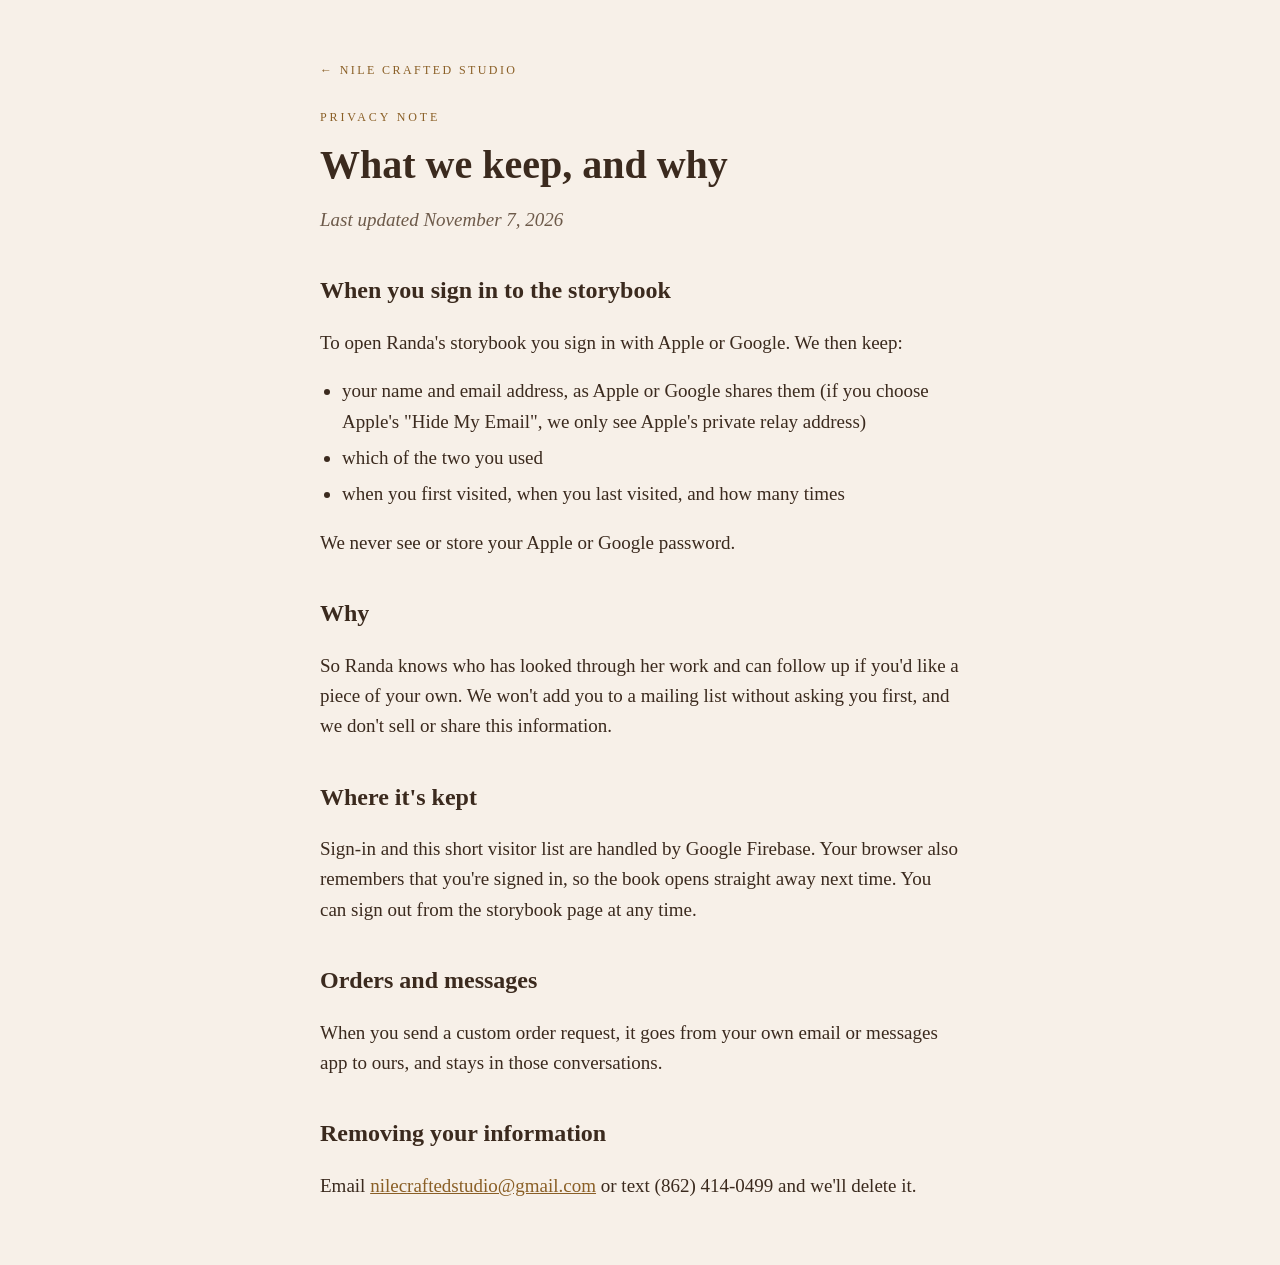
<file: privacy.html>
<!doctype html>
<html lang="en">
<head>
<meta charset="utf-8">
<meta name="viewport" content="width=device-width, initial-scale=1, viewport-fit=cover">
<meta http-equiv="Content-Security-Policy" content="default-src 'self'; style-src 'self' 'unsafe-inline' https://fonts.googleapis.com; font-src https://fonts.gstatic.com; img-src 'self'; object-src 'none'; base-uri 'self'">
<title>Privacy Note | Nile Crafted Studio</title>
<link rel="canonical" href="https://www.nilecraftedstudio.com/privacy.html">
<link rel="icon" type="image/png" href="favicon.png">
<link rel="stylesheet" href="https://fonts.googleapis.com/css2?family=Cormorant+Garamond:ital,wght@0,500;0,600;1,500&family=Cinzel:wght@500&display=swap">
<style>
:root{--cream:#f7f0e8;--ink:#3b2a1e;--soft:#6d5a4a;--gold:#8a5f26;--line:#e2d4c1}
*{box-sizing:border-box}
body{margin:0;background:var(--cream);color:var(--ink);font:19px/1.6 "Cormorant Garamond",Georgia,serif;padding:48px max(20px,env(safe-area-inset-left,0px)) 64px}
main{max-width:640px;margin:0 auto;display:grid;gap:18px}
.eyebrow{margin:0;font:500 12px "Cinzel",Georgia,serif;letter-spacing:.24em;text-transform:uppercase;color:var(--gold)}
h1{margin:0;font-weight:600;font-size:40px;line-height:1.1}
h2{margin:18px 0 0;font-weight:600;font-size:24px}
p,li{margin:0}
ul{margin:0;padding-left:22px;display:grid;gap:6px}
a{color:var(--gold)}
.meta{color:var(--soft);font-style:italic}
.back{display:inline-flex;align-items:center;min-height:44px;font:500 12px "Cinzel",Georgia,serif;letter-spacing:.2em;text-transform:uppercase;text-decoration:none}
</style>
</head>
<body>
<main>
  <a class="back" href="./">&#8592; Nile Crafted Studio</a>
  <p class="eyebrow">Privacy note</p>
  <h1>What we keep, and why</h1>
  <p class="meta">Last updated November 7, 2026</p>

  <h2>When you sign in to the storybook</h2>
  <p>To open Randa's storybook you sign in with Apple or Google. We then keep:</p>
  <ul>
    <li>your name and email address, as Apple or Google shares them (if you choose Apple's "Hide My Email", we only see Apple's private relay address)</li>
    <li>which of the two you used</li>
    <li>when you first visited, when you last visited, and how many times</li>
  </ul>
  <p>We never see or store your Apple or Google password.</p>

  <h2>Why</h2>
  <p>So Randa knows who has looked through her work and can follow up if you'd like a piece of your own. We won't add you to a mailing list without asking you first, and we don't sell or share this information.</p>

  <h2>Where it's kept</h2>
  <p>Sign-in and this short visitor list are handled by Google Firebase. Your browser also remembers that you're signed in, so the book opens straight away next time. You can sign out from the storybook page at any time.</p>

  <h2>Orders and messages</h2>
  <p>When you send a custom order request, it goes from your own email or messages app to ours, and stays in those conversations.</p>

  <h2>Removing your information</h2>
  <p>Email <a href="mailto:nilecraftedstudio@gmail.com">nilecraftedstudio@gmail.com</a> or text (862) 414-0499 and we'll delete it.</p>
</main>
</body>
</html>
</file>
<file: nile-carriage.css>
/* Nile Crafted Studio - Weddings section: the golden carriage whose doors open onto wedding gift planning. */
.weddings .section-head { margin-bottom: 36px; }
.wc-stage { position: relative; height: clamp(580px, 56vw, 780px); border-radius: 28px; overflow: hidden; border: 1px solid var(--line); background: radial-gradient(ellipse at 50% 46%, #fffaf2 0%, #f7f0e8 50%, #e9d6bf 100%); font-family: var(--sans); color: var(--ink); isolation: isolate; }
.wc-s1 { position: absolute; inset: 0; display: flex; flex-direction: column; align-items: center; justify-content: center; gap: 12px; padding: 24px; text-align: center; transition: opacity .5s ease 1.9s; }
.wc-open .wc-s1 { opacity: 0; pointer-events: none; transition: opacity .4s ease .65s; }
.wc-fade { transition: opacity .3s ease 2.2s; }
.wc-open .wc-fade { opacity: 0; transition: opacity .25s ease 0s; }
.wc-lead { font-family: var(--serif); font-style: italic; font-size: clamp(19px, 2vw, 23px); color: var(--ink-soft); }
.wc-cbtn { background: none; border: 0; padding: 0; margin: 0; cursor: pointer; width: min(760px, 100%); border-radius: 24px; }
.wc-cimg { width: 100%; height: auto; display: block; overflow: visible; transform-origin: 46.15% 50.5%; transition: transform 1s cubic-bezier(.5, 0, .25, 1) 1.85s; }
.wc-open .wc-cimg { transform: scale(7); transition: transform 1.1s cubic-bezier(.6, 0, .35, 1) 0s; }
.wc-cimg .spin { transform-box: fill-box; transform-origin: center; animation: wc-spin 7s linear infinite; }
.wc-cimg .spin-f { animation-duration: 5.5s; }
@keyframes wc-spin { to { transform: rotate(360deg); } }
.wc-cimg .bob { animation: wc-bob 2.2s ease-in-out infinite; }
@keyframes wc-bob { 0%, 100% { transform: translateY(0); } 50% { transform: translateY(-1.8px); } }
.wc-cimg .rib { transform-box: fill-box; animation: wc-sway 3.6s ease-in-out infinite; }
.wc-cimg .rib1 { transform-origin: 100% 75%; }
.wc-cimg .rib2 { transform-origin: 100% 20%; animation-duration: 3.1s; animation-delay: -1.2s; }
@keyframes wc-sway { 0%, 100% { transform: rotate(-2.5deg) scaleY(1.25); } 50% { transform: rotate(3deg) scaleY(.8); } }
.wc-cimg .heart { transform-box: fill-box; transform-origin: center; opacity: 0; animation: wc-drift 5.4s ease-out infinite; }
.wc-cimg .h2 { animation-delay: -1.8s; }
.wc-cimg .h3 { animation-delay: -3.6s; }
@keyframes wc-drift { 0% { opacity: 0; transform: translate(0, 0) scale(.6); } 15% { opacity: 1; } 100% { opacity: 0; transform: translate(-18px, -34px) scale(1.1); } }
.wc-cimg .aura { transform-box: fill-box; transform-origin: center; animation: wc-aura 4.2s ease-in-out infinite; }
@keyframes wc-aura { 0%, 100% { opacity: .55; transform: scale(.96); } 50% { opacity: 1; transform: scale(1.04); } }
.wc-cimg .spark { transform-box: fill-box; transform-origin: center; opacity: 0; animation: wc-twinkle 3.2s ease-in-out infinite; }
.wc-cimg .k1 { animation-delay: -.65s; } .wc-cimg .k2 { animation-delay: -1.3s; } .wc-cimg .k3 { animation-delay: -1.95s; } .wc-cimg .k4 { animation-delay: -2.6s; }
@keyframes wc-twinkle { 0%, 100% { opacity: 0; transform: scale(.2) rotate(0deg); } 50% { opacity: 1; transform: scale(1) rotate(45deg); } }
.wc-cbtn:hover .aura { animation-duration: 2s; }
.wc-hint { font: 500 13px/1 var(--sans); letter-spacing: .16em; text-transform: uppercase; padding: 16px 30px; min-height: 48px; border-radius: 999px; border: 1.5px solid var(--gold); background: var(--ivory); color: #8a5f26; cursor: pointer; animation: wc-glow 2.6s ease-in-out infinite; }
.wc-hint:hover { background: #fff; }
@keyframes wc-glow { 0%, 100% { box-shadow: 0 0 0 0 rgba(201, 164, 99, .45); } 50% { box-shadow: 0 0 0 10px rgba(201, 164, 99, 0); } }
.wc-paused, .wc-paused * { animation-play-state: paused !important; }

.wc-s2 { position: absolute; inset: 0; opacity: 0; pointer-events: none; transition: opacity .35s ease 1.85s; }
.wc-open .wc-s2 { opacity: 1; pointer-events: auto; transition: opacity .35s ease .5s; }
.wc-interior { position: absolute; inset: 0; overflow-y: auto; display: flex; padding: 28px 16px; background-color: #c98f82; background-image: radial-gradient(ellipse at 50% 45%, rgba(255, 236, 226, .25) 0%, rgba(90, 35, 25, .32) 100%), url(velvet.svg); background-size: 100% 100%, 56px 56px; transform: scale(1.12); transition: transform .9s ease .2s; }
.wc-open .wc-interior { transform: scale(1); transition: transform 1s cubic-bezier(.3, 0, .2, 1) 2s; }
.wc-wall { position: absolute; inset: 0; transform-origin: 50% 56%; transition: transform .7s ease .25s, opacity .45s ease .25s; pointer-events: none; }
.wc-open .wc-wall { transform: scale(2.8); opacity: 0; transition: transform 1s cubic-bezier(.5, 0, .3, 1) 2s, opacity .6s ease 2.35s; }
.wc-wallzoom { position: absolute; inset: 0; display: flex; align-items: flex-end; justify-content: center; transform: scale(.45); transform-origin: 50% 56%; transition: transform .35s ease 1.7s; }
.wc-open .wc-wallzoom { transform: scale(1); transition: transform .8s cubic-bezier(.2, .7, .3, 1) .45s; }
.wc-doorway { position: relative; width: clamp(160px, 36%, 320px); height: 72%; margin-bottom: 5%; display: flex; perspective: 1500px; border: 7px solid #b8893f; border-bottom: 0; border-radius: 50% 50% 0 0 / 22% 22% 0 0; box-shadow: 0 0 0 3000px #f2e5d2, inset 0 0 0 2px #ecd49c; }
.wc-doorway::before { content: ""; position: absolute; inset: -22px -22px 0 -22px; border: 2px solid #c9a463; border-bottom: 0; border-radius: 50% 50% 0 0 / 22% 22% 0 0; }
.wc-doorway::after { content: ""; position: absolute; inset: -32px -32px 0 -32px; border: 5px dotted #fffaf3; border-bottom: 0; border-radius: 50% 50% 0 0 / 22% 22% 0 0; filter: drop-shadow(0 1px 1px rgba(150, 110, 60, .45)); }
.wc-light { position: absolute; inset: 0; border-radius: 50% 50% 0 0 / 22% 22% 0 0; background: radial-gradient(ellipse at 50% 55%, rgba(255, 247, 225, .95) 0%, rgba(255, 232, 190, .55) 40%, rgba(255, 232, 190, 0) 75%); opacity: 0; transition: opacity .4s ease 0s; }
.wc-open .wc-light { opacity: 1; transition: opacity .9s ease 1.35s; }
.wc-crown { position: absolute; left: 50%; bottom: 100%; width: 150%; transform: translate(-50%, 6%); }
.wc-lamp { position: absolute; bottom: 42%; width: 32px; }
.wc-lamp.l { right: calc(100% + 46px); }
.wc-lamp.r { left: calc(100% + 46px); }
.wc-step { position: absolute; left: -18%; right: -18%; bottom: -16px; height: 16px; border-radius: 4px; background: linear-gradient(#e2c486, #a87a3d); }
.wc-door { flex: 1; height: 100%; position: relative; z-index: 1; display: flex; flex-direction: column; align-items: center; gap: 7%; padding-top: 24%; background: linear-gradient(180deg, #fdfaf4 0%, #f3e9da 100%); border: 2px solid #c9a463; transition: transform .8s cubic-bezier(.5, 0, .3, 1) .95s; }
.wc-door.l { transform-origin: 0 50%; border-radius: 100% 0 0 0 / 22% 0 0 0; }
.wc-door.r { transform-origin: 100% 50%; border-radius: 0 100% 0 0 / 0 22% 0 0; }
.wc-open .wc-door.l { transform: rotateY(-112deg); transition: transform 1.1s cubic-bezier(.45, 0, .25, 1) 1.25s; }
.wc-open .wc-door.r { transform: rotateY(112deg); transition: transform 1.1s cubic-bezier(.45, 0, .25, 1) 1.25s; }
.wc-pane { width: 62%; height: 30%; border: 2.5px solid #b8893f; border-radius: 999px 999px 6px 6px; background: radial-gradient(ellipse at 50% 0%, #f6d8cf 0 38%, rgba(0, 0, 0, 0) 39%) 0 -14px / 100% 60% no-repeat, repeating-linear-gradient(90deg, rgba(255, 255, 255, .18) 0 6px, rgba(0, 0, 0, 0) 6px 13px), linear-gradient(180deg, #f2cdc2, #dc9f91); }
.wc-panel { width: 62%; height: 28%; border: 1.5px solid #c9a463; border-radius: 8px; box-shadow: inset 0 0 0 5px #fbf7f2, inset 0 0 0 6px #e3cd9a; display: flex; align-items: center; justify-content: center; }
.wc-handle { position: absolute; top: 54%; width: 7px; height: 34px; border-radius: 4px; background: linear-gradient(90deg, #f1d898, #a87a3d); }
.wc-door.l .wc-handle { right: 9px; }
.wc-door.r .wc-handle { left: 9px; }

.wc-frame { margin: auto; width: 100%; max-width: 900px; position: relative; z-index: 1; padding: 12px; border-radius: clamp(90px, 16vw, 170px) clamp(90px, 16vw, 170px) 22px 22px; background: linear-gradient(135deg, #f1d898, #b8893f 35%, #e8c77b 60%, #9c6d2e); box-shadow: 0 22px 60px rgba(60, 25, 15, .35); opacity: 0; transform: translateY(18px) scale(.97); transition: opacity .3s ease 0s, transform .3s ease 0s; }
.wc-frame::before { content: ""; position: absolute; inset: 4px; border: 4px dotted #fffaf3; border-radius: inherit; pointer-events: none; opacity: .9; }
.wc-open .wc-frame { opacity: 1; transform: none; transition: opacity .7s ease 2.6s, transform .7s cubic-bezier(.2, .7, .3, 1) 2.6s; }
.wc-card { position: relative; background: var(--ivory); border-radius: clamp(80px, 15vw, 160px) clamp(80px, 15vw, 160px) 14px 14px; box-shadow: inset 0 0 0 10px var(--ivory), inset 0 0 0 11px #d9b877; padding: clamp(36px, 6vw, 64px) clamp(18px, 4vw, 44px) clamp(22px, 4vw, 40px); display: flex; flex-direction: column; gap: 22px; }
.wc-close { position: absolute; top: clamp(56px, 7vw, 72px); right: clamp(18px, 3vw, 30px); width: 44px; height: 44px; border-radius: 50%; border: 1px solid var(--line); background: #fff; color: var(--ink-soft); cursor: pointer; display: flex; align-items: center; justify-content: center; padding: 0; }
.wc-head { text-align: center; display: flex; flex-direction: column; align-items: center; gap: 6px; padding: 0 44px; }
.wc-head .eyebrow { color: #8a5f26; }
.wc-head h3 { font-family: var(--serif); font-weight: 500; font-size: clamp(30px, 3.6vw, 42px); line-height: 1.1; }
.wc-head h3:focus { outline: none; }
.wc-head p { font-family: var(--serif); font-style: italic; font-size: 19px; color: var(--ink-soft); }
.wc-head p.eyebrow { font-family: var(--sans); font-style: normal; font-size: 11.5px; color: #8a5f26; }
.wc-opts { display: grid; grid-template-columns: repeat(auto-fit, minmax(min(100%, 230px), 1fr)); gap: 12px; }
.wc-opt { display: flex; align-items: center; gap: 14px; padding: 14px 16px; min-height: 44px; border: 1px solid #e6d7c4; border-radius: 14px; background: #fff; color: var(--ink); text-align: left; transition: border-color .2s, transform .2s, box-shadow .2s; }
.wc-opt:hover { border-color: var(--gold); transform: translateY(-2px); box-shadow: 0 8px 20px rgba(138, 95, 38, .14); }
.wc-ic { flex: 0 0 auto; width: 44px; height: 44px; border-radius: 50%; border: 1px solid #d9b877; background: #fbf3e6; display: flex; align-items: center; justify-content: center; }
.wc-ic svg { width: 22px; height: 22px; }
.wc-opt.main { background: #8a5f26; border-color: #8a5f26; color: var(--ivory); }
.wc-opt.main:hover { background: #76511f; }
.wc-opt.main .wc-ic { background: #9d6d2d; }
.wc-ot { display: flex; flex-direction: column; gap: 2px; }
.wc-ot b { font-family: var(--serif); font-weight: 600; font-size: 21px; line-height: 1.15; }
.wc-ot span { font-family: var(--sans); font-size: 14px; line-height: 1.35; color: var(--ink-soft); }
.wc-opt.main .wc-ot span { color: #f3e6d3; }

/* Gift timeline under the carriage */
.wc-timeline { margin-top: clamp(48px, 6vw, 72px); scroll-margin-top: 24px; }
.wc-timeline > h3 { text-align: center; font-family: var(--serif); font-weight: 500; font-size: clamp(28px, 3vw, 36px); }
.wc-timeline > p { text-align: center; color: var(--ink-soft); margin-top: 6px; }
.wc-tl { list-style: none; display: grid; grid-template-columns: repeat(auto-fit, minmax(min(100%, 220px), 1fr)); gap: 16px; margin-top: 28px; }
.wc-tl li { background: #fff; border: 1px solid var(--line); border-radius: 16px; padding: 24px; }
.wc-tl .eyebrow { color: #8a5f26; }
.wc-tl h4 { font-family: var(--serif); font-weight: 600; font-size: 23px; margin: 8px 0 4px; }
.wc-tl p { font-size: 16.5px; color: var(--ink-soft); }
.wc-note { text-align: center; font-family: var(--sans); font-size: 14px; color: var(--ink-soft); margin-top: 18px; }
.wc-note a { color: #8a5f26; text-decoration: underline; text-underline-offset: 3px; }

/* ---------------------------------------------------------------------------------------------
   Door opening, choreographed (Nov 2026). One continuous move:
   0.0s zoom into the carriage -> 0.35s a warm glow hides the hand-off to the doorway ->
   0.75s the handles turn, a line of gold light shows at the seam -> 0.95s the doors unlatch with a
   small nudge, then swing wide with shading and a soft settle while light rays and golden dust spill
   out -> 1.95s we step through the doorway as the room comes into focus -> 2.6s the menu floats in.
   --------------------------------------------------------------------------------------------- */
.wc-stage::after { content: ""; position: absolute; inset: 0; z-index: 5; pointer-events: none; opacity: 0;
  background: radial-gradient(ellipse at 50% 50%, rgba(255, 251, 240, .95) 0%, rgba(255, 238, 205, .7) 45%, rgba(250, 226, 190, 0) 80%); }
.wc-stage.wc-open::after { animation: wc-bloom 1s ease-in-out .3s both; }
@keyframes wc-bloom { 0% { opacity: 0; } 40% { opacity: .85; } 100% { opacity: 0; } }

.wc-door { backface-visibility: visible; transform-style: preserve-3d; }
.wc-door::after { content: ""; position: absolute; inset: -2px; border-radius: inherit; pointer-events: none; opacity: 0; }
.wc-door.l::after { background: linear-gradient(90deg, rgba(70, 40, 18, .55) 0%, rgba(70, 40, 18, .15) 100%); }
.wc-door.r::after { background: linear-gradient(270deg, rgba(70, 40, 18, .55) 0%, rgba(70, 40, 18, .15) 100%); }
.wc-open .wc-door.l { transition: none; animation: wc-door-l 1.35s cubic-bezier(.45, 0, .2, 1) .95s both; }
.wc-open .wc-door.r { transition: none; animation: wc-door-r 1.35s cubic-bezier(.45, 0, .2, 1) .95s both; }
@keyframes wc-door-l { 0% { transform: rotateY(0); } 10% { transform: rotateY(-7deg); } 18% { transform: rotateY(-4deg); } 80% { transform: rotateY(-118deg); } 90% { transform: rotateY(-109deg); } 100% { transform: rotateY(-112deg); } }
@keyframes wc-door-r { 0% { transform: rotateY(0); } 10% { transform: rotateY(7deg); } 18% { transform: rotateY(4deg); } 80% { transform: rotateY(118deg); } 90% { transform: rotateY(109deg); } 100% { transform: rotateY(112deg); } }
.wc-open .wc-door::after { animation: wc-door-shade 1.35s ease-in-out .95s both; }
@keyframes wc-door-shade { 0%, 15% { opacity: 0; } 55% { opacity: .9; } 100% { opacity: .45; } }

.wc-open .wc-handle { animation: wc-handle .45s ease-in-out .7s both; }
@keyframes wc-handle { 0% { transform: none; } 45% { transform: translateY(5px) scaleY(.72); } 100% { transform: none; } }

/* a thread of gold light at the seam just before the doors part */
.wc-door.r::before { content: ""; position: absolute; left: -3px; top: 6%; bottom: 0; width: 6px; z-index: 2; pointer-events: none; opacity: 0;
  background: linear-gradient(180deg, rgba(255, 245, 215, 0), rgba(255, 238, 190, 1) 25%, rgba(255, 246, 220, 1) 75%, rgba(255, 238, 190, 0));
  box-shadow: 0 0 14px 5px rgba(255, 220, 150, .85); }
.wc-open .wc-door.r::before { animation: wc-seam 1s ease-in-out .7s both; }
@keyframes wc-seam { 0% { opacity: 0; } 30%, 45% { opacity: 1; } 100% { opacity: 0; } }

/* light pours out from the seam and fills the doorway */
.wc-light { transform-origin: 50% 60%; }
.wc-open .wc-light { transition: none; animation: wc-pour 1.4s cubic-bezier(.3, 0, .2, 1) .95s both; }
@keyframes wc-pour { 0% { opacity: 0; transform: scaleX(.04); } 25% { opacity: 1; transform: scaleX(.22); } 100% { opacity: 1; transform: none; } }
.wc-light::before { content: ""; position: absolute; left: 50%; top: 58%; width: 300%; aspect-ratio: 1; transform: translate(-50%, -50%); pointer-events: none; opacity: 0;
  background: repeating-conic-gradient(from 0deg, rgba(255, 238, 196, .55) 0deg 3.5deg, rgba(255, 238, 196, 0) 3.5deg 15deg);
  -webkit-mask: radial-gradient(circle, #000 0 14%, rgba(0, 0, 0, .55) 30%, transparent 58%); mask: radial-gradient(circle, #000 0 14%, rgba(0, 0, 0, .55) 30%, transparent 58%); }
.wc-open .wc-light::before { animation: wc-rays 2.2s ease-out 1.1s both; }
@keyframes wc-rays { 0% { opacity: 0; transform: translate(-50%, -50%) rotate(-12deg) scale(.6); } 30% { opacity: 1; } 100% { opacity: .7; transform: translate(-50%, -50%) rotate(10deg) scale(1.05); } }
/* golden dust drifting out through the doorway */
.wc-light::after { content: ""; position: absolute; inset: -30% -60% 10%; pointer-events: none; opacity: 0;
  background:
    radial-gradient(circle, rgba(255, 246, 215, 1) 0 1.6px, rgba(240, 196, 110, .8) 2.4px, transparent 4px) 10% 80% / 60px 70px,
    radial-gradient(circle, rgba(255, 250, 230, 1) 0 1.2px, rgba(232, 184, 96, .75) 2px, transparent 3.4px) 40% 30% / 46px 54px,
    radial-gradient(circle, rgba(255, 244, 210, .95) 0 2px, rgba(214, 160, 70, .6) 3px, transparent 5px) 70% 60% / 88px 96px; }
.wc-open .wc-light::after { animation: wc-dust 2.4s ease-out 1.15s both; }
@keyframes wc-dust { 0% { opacity: 0; background-position: 10% 100%, 40% 70%, 70% 100%; } 25% { opacity: 1; } 100% { opacity: 0; background-position: 14% -10%, 36% -40%, 74% -20%; } }

/* step through the doorway: the room comes into focus as the wall rushes past */
.wc-open .wc-wall { transition: transform 1.05s cubic-bezier(.55, 0, .25, 1) 1.95s, opacity .55s ease 2.4s; }
.wc-open .wc-interior { animation: wc-focus 1.1s cubic-bezier(.25, 0, .2, 1) 1.95s both; }
@keyframes wc-focus { 0% { filter: blur(8px) brightness(1.35); } 100% { filter: none; } }

/* the menu floats in: frame, heading, then each option */
.wc-open .wc-frame { transition: opacity .7s ease 2.55s, transform .8s cubic-bezier(.2, .8, .25, 1) 2.55s; }
.wc-open .wc-head > *, .wc-open .wc-opt { animation: wc-rise .55s cubic-bezier(.2, .8, .25, 1) both; }
.wc-open .wc-head > * { animation-delay: 2.75s; }
.wc-open .wc-opt:nth-child(1) { animation-delay: 2.9s; }
.wc-open .wc-opt:nth-child(2) { animation-delay: 2.97s; }
.wc-open .wc-opt:nth-child(3) { animation-delay: 3.04s; }
.wc-open .wc-opt:nth-child(4) { animation-delay: 3.11s; }
.wc-open .wc-opt:nth-child(5) { animation-delay: 3.18s; }
.wc-open .wc-opt:nth-child(6) { animation-delay: 3.25s; }
@keyframes wc-rise { 0% { opacity: 0; transform: translateY(14px); } 100% { opacity: 1; transform: none; } }

@media (max-width: 560px) {
  .wc-stage { border-radius: 20px; margin: 0 -4px; }
  .wc-lamp { display: none; }
  .wc-cbtn { width: 126%; margin: 0 -13%; }
}
@media (prefers-reduced-motion: reduce) {
  .wc-stage *, .wc-stage *::before, .wc-stage *::after { transition-delay: 0s !important; transition-duration: .25s !important; animation: none !important; }
  .wc-open .wc-cimg, .wc-open .wc-wall { transform: none; }
  .wc-cimg .spark, .wc-cimg .heart { opacity: .8; }
}
</file>
<file: golden.css>
:root{--gl:linear-gradient(180deg,#f1d898,#b8893f 35%,#e8c77b 62%,#9c6d2e)}
.hero{aspect-ratio:auto;min-height:0;height:clamp(300px,25vw,360px)}
.hero h1{margin:14px 0 10px}
.hero-ctas{margin-top:20px}
.features ul{padding:12px 0}
.features li{gap:12px;padding:2px 14px}
.features svg{width:28px;height:28px}
.features h4{font-size:14px}
.features p{font-size:14px;line-height:1.25}
.gl-medal{display:flex;justify-content:center;height:0;position:relative;z-index:3}
.gl-medal img{width:72px;height:72px;margin-top:-22px;border-radius:50%;background:var(--ivory);border:2px solid #c9a463;padding:4px;box-shadow:0 6px 18px rgba(74,51,36,.18)}
.gl-split{display:grid;grid-template-columns:minmax(0,1fr) 3px minmax(0,1fr);max-width:1440px;margin:0 auto}
.gl-line{background:var(--gl);border-radius:3px}
.gl-col{padding:clamp(40px,4vw,60px) clamp(18px,3.4vw,52px);display:flex;flex-direction:column;gap:30px;min-width:0}
.gl-block{display:flex;flex-direction:column;gap:18px;min-width:0;scroll-margin-top:96px}
.gl-col #faq,#faq,#contact,#policy{scroll-margin-top:96px}
.gl-head h2{font-weight:500;font-size:clamp(30px,2.9vw,42px);line-height:1.1;margin-top:6px}
.gl-head h3{font-weight:500;font-size:clamp(25px,2.2vw,31px);line-height:1.15;margin-top:4px}
.gl-head em,.gl-head h3 em{color:var(--gold);font-style:italic}
.gl-head .eyebrow{color:var(--gold)}
.gl-sub{color:var(--ink-soft);margin-top:8px;font-size:18px;line-height:1.4}
.gl-rule{height:3px;background:linear-gradient(90deg,#9c6d2e,#e8c77b 30%,#b8893f 70%,#f1d898)}
#R,#R2,#contact{background:transparent}
.gl-col .cats{grid-template-columns:repeat(2,minmax(0,1fr));padding:0;background:none}
.gl-col .cat{aspect-ratio:370/270}
.gl-col .cat-bridal{grid-column:1/-1;aspect-ratio:370/150}
.gl-col .cat-body{left:16px;right:16px;bottom:14px;gap:8px}
.gl-col .cat h3{font-size:clamp(19px,1.65vw,23px)}
.gl-col .cat .eyebrow{margin-top:8px;font-size:11.5px}
.gl-col .cat .arrow{width:32px;height:32px}
.gl-cats-one:empty{display:none}
.gl-cats-one .cat{aspect-ratio:370/130}
.gl-cats-one .cat-body{left:18px;right:18px;bottom:14px}
.gl-cats-one .cat h3{font-size:22px}
.gl-col .steps{grid-template-columns:1fr;gap:10px}
.gl-col .step{padding:14px 20px;text-align:left;display:grid;grid-template-columns:48px 1fr;column-gap:8px;align-items:center;outline-offset:-5px}
.gl-col .step::before{grid-row:1/3;margin:0;font-size:32px}
.gl-col .step h3{font-size:21px;margin:0;line-height:1.2}
.gl-col .step p{font-size:15.5px;line-height:1.35;grid-column:2}
.gl-block .center{text-align:left}
.gl-block .promise{margin-top:10px}
.gl-block .quick{background:var(--cream);border:1px solid #d9b877;border-radius:6px;padding:0}
.gl-block .quick form{display:grid!important;grid-template-columns:repeat(2,minmax(0,1fr));gap:12px;padding:20px;max-width:none;align-items:end}
.gl-block .quick .q-intro{grid-column:1/-1;display:block;border:0;padding:0}
.gl-block .quick .q-intro b{display:block;font-size:25px}
.gl-block .quick label:nth-of-type(3),.gl-block .quick .btn{grid-column:1/-1}
.gl-block .quick .btn{justify-content:center;width:100%}
.gl-block .quick select,.gl-block .quick input{width:100%}
.gl-block .founder{margin:0;max-width:none;padding:clamp(22px,2.4vw,32px);gap:22px;display:flex;flex-wrap:wrap;align-items:flex-start}
.gl-block .founder-portrait{flex:0 1 150px;max-width:170px;margin:0}
.gl-block .founder-frame{padding:6px}
.gl-block .founder-frame>div>div{padding:6px}
.gl-block .founder-plaque{padding:5px 14px}
.gl-block .founder-plaque b{font-size:13px}
.gl-block .founder-plaque span{font-size:9px}
.gl-block .founder-body{flex:999 1 230px}
.gl-block .founder-title h2{font-size:clamp(36px,3.4vw,50px)}
.gl-block .founder-title .flourish{max-width:190px}
.gl-block .founder h3{font-size:24px;margin:4px 0 6px}
.gl-block .founder p{font-size:16.5px;line-height:1.5;margin-bottom:10px}
.gl-block .founder .founder-lead{font-size:18px}
.gl-block .founder .sig{font-size:40px;margin:12px 0 16px}
.gl-block .founder .creds{margin:0 0 12px}
.gl-block .founder .btn{white-space:normal;text-align:center;justify-content:center}
.gl-more summary{cursor:pointer;font-family:var(--sans);font-size:12.5px;letter-spacing:.14em;text-transform:uppercase;color:#e8cc92;min-height:44px;display:inline-flex;align-items:center;gap:8px}
.gl-more summary::marker{color:currentColor}
.gl-more-light summary{color:#8a5f26}
.gl-more[open]>summary{margin-bottom:8px}
.gl-more .story{color:var(--ink-soft);font-size:18px;line-height:1.55;margin-bottom:12px}
.gl-block>.story{color:var(--ink-soft);font-size:18.5px;line-height:1.55}
.gl-more .wc-timeline{margin-top:0}
.gl-block .wc-stage{height:clamp(390px,31vw,450px);transition:height .5s ease 1.6s}
.gl-block .wc-stage.wc-open{height:clamp(640px,52vw,720px)}
.gl-block .wc-s1{gap:4px;padding:14px}
.gl-block .wc-card{padding:40px 16px 18px;gap:14px;border-radius:90px 90px 14px 14px}
.gl-block .wc-frame{padding:8px;border-radius:96px 96px 18px 18px}
.gl-block .wc-opts{grid-template-columns:repeat(auto-fit,minmax(min(100%,190px),1fr));gap:8px}
.gl-block .wc-opt{padding:10px;gap:10px}
.gl-block .wc-ot b{font-size:18px}
.gl-block .wc-ot span{font-size:13px}
.gl-block .wc-head h3{font-size:28px}
.gl-block .wc-close{top:22px;right:14px}
.gl-block .wc-timeline .wc-tl{grid-template-columns:repeat(2,minmax(0,1fr));gap:10px;margin-top:12px}
.gl-block .wc-tl li{padding:16px}
.gl-block .wc-tl h4{font-size:20px}
.gl-block .wc-tl p{font-size:15px;line-height:1.35}
.gl-block .gallery-grid{grid-template-columns:repeat(3,minmax(0,1fr));gap:8px}
.gl-block .gallery-more{grid-column:span 2;aspect-ratio:auto;padding:10px;gap:4px;flex-direction:column}
.gl-block .gallery-more svg{width:22px;height:22px}
.gl-block .gallery-more strong{font-size:19px}
.gl-block .gallery-more-btn{margin-top:2px;padding:6px 12px}
.gl-mid:empty{display:none}
.gl-mid{border-top:3px solid #c9a463;background:var(--cream);padding:36px clamp(18px,4vw,56px)}
.gl-mid .gl-block{max-width:1200px;margin:0 auto;text-align:center}
.gl-mid .steps{grid-template-columns:repeat(3,minmax(0,1fr));gap:14px;text-align:left}
.gl-mid .step{padding:14px 18px;display:grid;grid-template-columns:44px 1fr;column-gap:6px;align-items:center}
.gl-mid .step::before{grid-row:1/3;margin:0;font-size:30px}
.gl-mid .step h3{font-size:20px;margin:0}
.gl-mid .step p{font-size:15px;line-height:1.35;grid-column:2}
.gl-mid .center{text-align:center}
.gl-second{display:none}
body[data-layout="b"] .gl-second{display:grid;border-top:3px solid #c9a463}
.gl-close .faq{max-width:none;margin:0}
.gl-close .faq summary{font-size:18px}
.gl-policy{padding:0 0 12px}
.gl-policy p{margin-bottom:10px;font-size:16.5px;line-height:1.5;color:var(--ink-soft)}
.gl-close .contact-cards{grid-template-columns:1fr;gap:10px}
.gl-close .contact-card{flex-direction:row;flex-wrap:wrap;justify-content:flex-start;gap:6px 14px;padding:14px 18px;text-align:left}
.gl-close .contact-card svg{width:24px;height:24px}
.gl-close .contact-card strong{font-size:19px}
.gl-close .contact-ctas{justify-content:flex-start;margin-top:0;display:flex;flex-wrap:wrap;gap:10px}
.gl-close #contact{text-align:left}
.gl-panel{border-top:3px solid #c9a463;background:var(--cream);padding:36px 0 44px;position:relative;scroll-margin-top:80px}
.gl-panel[hidden]{display:none}
.gl-panel-x{position:absolute;top:14px;right:clamp(16px,4vw,56px);min-height:44px;padding:0 18px;border:1px solid var(--line);border-radius:999px;background:#fff;font-family:var(--sans);font-size:13px;color:var(--ink);cursor:pointer;z-index:1}
.gl-tabs{display:none}
@media (max-width:699px){
.hero{height:auto;min-height:330px;padding:24px 0}
.features ul{grid-template-columns:repeat(2,minmax(0,1fr));gap:6px 0;padding:10px 0}
.features li{justify-content:flex-start;border:0!important;padding:4px 8px}
.gl-medal{display:none}
.gl-tabs{display:grid;grid-template-columns:minmax(0,1fr) 3px minmax(0,1fr);border-top:3px solid #c9a463;border-bottom:3px solid #c9a463;position:sticky;top:64px;z-index:40;background:var(--ivory)}
.gl-tabs i{background:var(--gl)}
.gl-tabs button{min-height:58px;border:0;background:transparent;color:var(--ink);font-family:var(--serif);font-size:22px;font-weight:500;cursor:pointer}
.gl-tabs button[aria-selected="true"]{background:var(--cream-2);font-weight:600}
.gl-split,body[data-layout="b"] .gl-second{grid-template-columns:minmax(0,1fr)}
.gl-line{height:3px;background:linear-gradient(90deg,#9c6d2e,#e8c77b,#b8893f)}
.gl-first .gl-line{display:none}
.gl-first[data-side="L"] #R,.gl-first[data-side="R"] #L{display:none}
.gl-col{padding:28px 16px;gap:26px}
.gl-mid .steps{grid-template-columns:1fr}
.gl-block .founder-portrait{flex-basis:120px;max-width:130px}
.gl-block .wc-stage{height:340px}
.gl-block .wc-stage.wc-open{height:680px}
.gl-block .wc-timeline .wc-tl{grid-template-columns:1fr}
}
.gl-close #policy{padding-top:0}
.gl-close #contact{padding-top:clamp(40px,4vw,60px)}
@media (max-width:699px){.gl-close #contact{padding-top:28px}}
.gl-crest{display:none}
body[data-layout="c"] .hero,body[data-layout="c"] .gl-medal{display:none}
body[data-layout="c"] .gl-crest{display:grid;grid-template-columns:minmax(0,1fr) auto minmax(0,1fr);align-items:center;gap:clamp(16px,2.6vw,36px);max-width:1440px;margin:0 auto;padding:10px clamp(18px,3.4vw,52px)}
.gl-crest h1{font-family:var(--serif);font-weight:500;font-size:clamp(26px,2.9vw,40px);line-height:1.1;margin:0}
.gl-crest-l{text-align:right}
.gl-crest-r em{color:var(--gold)}
.gl-crest-logo img{width:clamp(84px,8vw,108px);height:auto;display:block}
body[data-layout="c"] .gl-first{border-top:3px solid #c9a463}
body[data-layout="c"] .gl-first .gl-col{padding:18px clamp(18px,2.6vw,36px) 24px;gap:0}
body[data-layout="c"] .gl-first .gl-block{height:100%;gap:12px}
body[data-layout="c"] .gl-first .gl-sub{display:none}
body[data-layout="c"] .gl-first .gl-head{min-height:62px}
body[data-layout="c"] .gl-first .gl-head h2{font-size:clamp(26px,2.3vw,32px);margin-top:2px}
body[data-layout="c"] .gl-first .wc-stage{flex:1 1 auto;height:auto;min-height:clamp(430px,36vw,500px)}
body[data-layout="c"] .gl-first .wc-stage.wc-open{min-height:660px}
body[data-layout="c"] .gl-first .cats{flex:1 1 auto;grid-auto-rows:1fr;gap:8px}
body[data-layout="c"] .gl-first .cat,body[data-layout="c"] .gl-first .cat-bridal{aspect-ratio:auto;min-height:0}
body[data-layout="c"] .features{border-top:1px solid var(--line)}
body[data-layout="c"] .gl-mid{border-top:0;padding:20px clamp(18px,3.4vw,52px);display:flex;flex-direction:column;gap:18px}
body[data-layout="c"] .gl-mid .gl-block{width:100%;max-width:1340px;gap:12px}
body[data-layout="c"] .gl-mid .quick{background:var(--ivory)}
body[data-layout="c"] .gl-mid .quick form{grid-template-columns:1.1fr 1fr 1fr 1fr auto;padding:12px 16px}
body[data-layout="c"] .gl-mid .quick .q-intro{grid-column:auto}
body[data-layout="c"] .gl-mid .quick .q-intro b{font-size:21px}
body[data-layout="c"] .gl-mid .quick label:nth-of-type(3),body[data-layout="c"] .gl-mid .quick .btn{grid-column:auto}
body[data-layout="c"] .gl-mid .gl-head-s,body[data-layout="c"] .gl-mid .center>.btn,body[data-layout="c"] .gl-mid .center>br{display:none}
body[data-layout="c"] .gl-mid .step{padding:10px 16px}
body[data-layout="c"] .gl-mid .promise{margin-top:0}
body[data-layout="c"] .gl-mid>#glTimeline{width:100%;max-width:1340px;margin:0 auto;text-align:center}
body[data-layout="c"] .gl-mid .wc-tl{grid-template-columns:repeat(4,minmax(0,1fr));gap:10px;margin-top:10px;text-align:left}
body[data-layout="c"] .gl-mid .wc-tl li{padding:14px}
body[data-layout="c"] .gl-mid .wc-tl h4{font-size:20px}
body[data-layout="c"] .gl-mid .wc-tl p{font-size:15px;line-height:1.35}
body[data-layout="c"] .gl-second{display:grid;border-top:3px solid #c9a463}
body[data-layout="c"] .gl-second .gl-col,body[data-layout="c"] .gl-close .gl-col{padding:24px clamp(18px,2.6vw,36px);gap:14px}
body[data-layout="c"] .gl-second .gl-block{gap:12px}
body[data-layout="c"] .gl-second .gallery-grid{flex:1}
body[data-layout="c"] .gl-second .gl-head h2,body[data-layout="c"] .gl-close .gl-head h2{font-size:clamp(26px,2.3vw,32px)}
body[data-layout="c"] .gl-second .gl-head h3{font-size:clamp(26px,2.3vw,32px)}
body[data-layout="c"] .gl-close .gl-sub{font-size:16.5px;margin-top:4px}
body[data-layout="c"] .gl-close .faq summary{padding:11px 4px;font-size:17px}
body[data-layout="c"] .gl-close .faq summary::after{font-size:20px}
body[data-layout="c"] .gl-close .contact-card{padding:10px 16px}
@media (max-width:699px){
body[data-layout="c"] .gl-crest{grid-template-columns:1fr;justify-items:center;gap:2px;padding:8px 16px;text-align:center}
body[data-layout="c"] .gl-crest-logo{order:-1}
.gl-crest-l{text-align:center}
.gl-crest h1{font-size:25px}
body[data-layout="c"] .gl-first{border-top:0}
body[data-layout="c"] .gl-first .wc-stage{min-height:340px}
body[data-layout="c"] .gl-first .wc-stage.wc-open{min-height:680px}
body[data-layout="c"] .gl-first .cat{min-height:150px}
body[data-layout="c"] .gl-first .gl-head{min-height:0}
body[data-layout="c"] .gl-mid .quick form{grid-template-columns:repeat(2,minmax(0,1fr))}
body[data-layout="c"] .gl-mid .quick .q-intro,body[data-layout="c"] .gl-mid .quick label:nth-of-type(3),body[data-layout="c"] .gl-mid .quick .btn{grid-column:1/-1}
body[data-layout="c"] .gl-mid .wc-tl{grid-template-columns:1fr}
}
body[data-layout="c"] .gl-mid .quick .q-intro .eyebrow{display:none}
body[data-layout="c"] .gl-mid .quick form{align-items:end}
body[data-layout="c"] .gl-mid .quick select{font-size:15px}
body[data-layout="c"] .gl-mid{gap:12px}
body[data-layout="c"] .gl-mid .center{margin-top:0;padding:0}
body[data-layout="c"] .gl-mid .gl-block[data-b="steps"]{gap:8px}
body[data-layout="c"] .gl-mid>#glTimeline summary{min-height:32px}
body[data-layout="c"] .gl-second .gl-block{height:100%}
body[data-layout="c"] .gl-second .gallery-grid{grid-auto-rows:1fr;min-height:0}
body[data-layout="c"] .gl-close #contact{padding-top:24px}
.gl-block .founder{display:grid;grid-template-columns:minmax(0,44%) minmax(0,1fr);gap:clamp(14px,2.2vw,28px);align-items:center;padding:clamp(22px,2.4vw,34px);flex-wrap:nowrap}
.gl-block .founder-portrait{width:100%;max-width:none;flex:none;margin:0;align-self:center}
.gl-block .founder-frame{padding:clamp(5px,.7vw,8px)}
.gl-block .founder-frame>div>div{padding:clamp(4px,.5vw,7px)}
.gl-block .founder-plaque{margin-top:-14px;position:relative;z-index:1;padding:5px 16px}
.gl-block .founder-body{flex:none;min-width:0;text-align:center;display:flex;flex-direction:column;align-items:center}
.gl-block .founder-body .eyebrow{font-size:clamp(9.5px,.85vw,11px);letter-spacing:.2em;line-height:1.5}
.gl-block .founder-title{margin:4px 0 2px;text-align:center}
.gl-block .founder-title h2{font-size:clamp(32px,3.5vw,50px);line-height:1.08;margin:0}
.gl-block .founder-title .flourish{display:block;width:min(190px,90%);margin:4px auto 0}
.gl-block .founder h3{font-size:clamp(20px,1.9vw,25px);margin:6px 0 4px}
.gl-block .founder .founder-lead{font-size:clamp(15.5px,1.35vw,18px);line-height:1.45;margin:0;text-align:center}
.gl-block .founder>.gl-more{grid-column:1/-1;text-align:center;border-top:1px solid rgba(232,204,146,.28);margin-top:-2px}
.gl-block .founder>.gl-more>summary{justify-content:center;width:100%;min-height:42px}
.gl-block .founder>.gl-more[open]{text-align:left}
.gl-block .founder>.gl-more .creds{justify-content:center}
.gl-block .founder>.gl-more .sig,.gl-block .founder>.gl-more>.btn{display:block;text-align:center}
.gl-block .founder>.gl-more>.btn{width:max-content;max-width:100%;margin:0 auto 6px}
@media (max-width:600px){
.gl-block .founder{padding:20px 18px;gap:12px}
.gl-block .founder::before{inset:8px}
.gl-block .founder::after{inset:12px}
.gl-block .founder-plaque{padding:4px 10px;margin-top:-10px}
.gl-block .founder-plaque b{font-size:11.5px}
.gl-block .founder-plaque span{font-size:8px}
}
body[data-layout="c"] .gl-head{text-align:center}
body[data-layout="c"] .gl-second .gl-block>.story{text-align:center}
.gl-more-light{text-align:center}
.gl-more-light[open]{text-align:left}
.gl-more-light>summary{justify-content:center;width:100%}
body[data-layout="c"] .gl-mid .step{text-align:left}
body[data-layout="c"] .gl-mid .quick .q-intro{align-self:center;text-align:center}
.gl-close #contact{display:flex;flex-direction:column}
body[data-layout="c"] .gl-close #contact .gl-head{text-align:center}
.gl-close .contact-cards{flex:1 1 auto;grid-auto-rows:1fr}
.gl-close .contact-card{align-items:center;justify-content:center;text-align:center}
.gl-close .contact-ctas{display:grid;grid-template-columns:repeat(2,minmax(0,1fr));gap:10px}
.gl-close .contact-ctas .btn{justify-content:center}
body[data-layout="c"] .gl-second .gl-block>.gl-more-light{margin-top:-4px}
.gl-block .founder-body p{text-align:center!important}
:root{--gl-btn:#9c5f53;--gl-btn-h:#864e43;--gl-label:#8a5f26}
.btn{background:var(--gl-btn);color:#fff}
.btn:hover{background:var(--gl-btn-h)}
.btn-ig{background:#e6c3b8;color:var(--ink)}
.btn-ig:hover{background:#ddb3a6}
.founder .btn-gold,.btn-gold{color:#3b2a1e}
.ncq-btn:not(.alt){background:var(--gl-btn)!important;border-color:var(--gl-btn)!important}
.nca-btn:not(.alt):not(.ghost){background:var(--gl-btn)!important;border-color:var(--gl-btn)!important}
.mbar .go{background:var(--gl-btn)!important;color:#fff}
.gl-head .eyebrow,.contact-card .eyebrow,.quick label{color:var(--gl-label)}
.eyebrow{font-size:max(11px,.72rem)}
.gl-block .founder-body .eyebrow{font-size:11px;letter-spacing:.14em}
.gl-more-light summary{color:var(--gl-label)}
.gl-more>summary{list-style:none;min-height:44px!important}
.gl-more>summary::-webkit-details-marker{display:none}
.gl-more>summary::after{content:"+";font-size:18px;line-height:1;transition:transform .25s}
.gl-more[open]>summary::after{transform:rotate(45deg)}
body[data-layout="c"] .gl-mid>#glTimeline summary{min-height:44px}
.gl-col .cat{border-radius:4px;transition:box-shadow .25s,transform .25s}
.gl-col .cat:hover{transform:translateY(-2px);box-shadow:0 12px 26px -14px rgba(60,40,28,.6)}
.brand img{transition:opacity .3s,width .3s,margin .3s}
body.gl-crest-seen header .brand img{opacity:0;width:0;margin-right:-12px}
.wc-hint{letter-spacing:.12em}
.gl-skip{background:none;border:0;min-height:44px;padding:0 10px;font-family:var(--sans);font-size:13px;color:var(--gl-label);text-decoration:underline;text-underline-offset:3px;cursor:pointer}
.gl-block .wc-s1{gap:0}
.wc-fast *,.wc-fast *::before,.wc-fast *::after,.wc-fast::after{transition-delay:0s!important;transition-duration:.2s!important;animation:none!important}
.wc-fast.wc-open .wc-cimg,.wc-fast.wc-open .wc-wall{transform:none}
.wc-fast.wc-open .wc-s1{opacity:0}
@media (min-width:700px){
body[data-layout="c"] .gl-first .cats{flex:none;grid-auto-rows:150px}
body[data-layout="c"] .gl-first .wc-stage{flex:none;height:466px;min-height:0}
body[data-layout="c"] .gl-first .wc-stage.wc-open{height:690px}
body[data-layout="c"] .gl-first .gl-block[data-b="shop"]{height:auto;position:sticky;top:90px;align-self:start}
body[data-layout="c"] .gl-first #R{display:block}
.gl-quicklinks{display:none}
}
.gl-quicklinks{display:none}
@media (max-width:699px){
body[data-layout="c"] .gl-quicklinks{display:grid;grid-template-columns:repeat(5,minmax(0,1fr));border-top:1px solid var(--line);background:var(--ivory)}
.gl-quicklinks a{display:flex;align-items:center;justify-content:center;min-height:44px;font-family:var(--sans);font-size:12.5px;color:var(--ink);border-left:1px solid var(--line)}
.gl-quicklinks a:first-child{border-left:0}
body[data-layout="c"] .gl-first .wc-stage{min-height:0;height:380px;flex:none}
body[data-layout="c"] .gl-first .wc-stage.wc-open{height:690px}
.gl-tabs{top:76px}
.gl-block,#faq,#contact,#policy,.gl-panel{scroll-margin-top:150px}
.gl-panel-x{position:static;display:block;margin:0 16px 14px auto}
.gl-panel{padding-top:14px}
body[data-layout="c"] .gl-mid .step{padding:12px 14px}
}
@media (max-width:699px){
.gl-crest-logo img{width:64px}
.gl-crest h1{font-size:23px}
body[data-layout="c"] .gl-crest{padding:6px 16px 8px}
body[data-layout="c"] .gl-first .wc-stage{height:410px}
.gl-block .wc-s1{padding:18px 10px 8px;justify-content:flex-start}
.gl-block .wc-lead{font-size:18px;line-height:1.25}
}
.gl-rush{margin-top:8px;font-family:var(--sans);font-size:14px;color:var(--ink-soft);text-align:center}
.gl-rush a{color:var(--gl-label);text-decoration:underline;text-underline-offset:3px;display:inline-block;min-height:24px}
.gl-col .gl-rush{text-align:left}
body[data-layout="c"] .gl-second .gallery-grid{flex:none;grid-auto-rows:auto}
body[data-layout="c"] .gl-second .gallery-grid img{aspect-ratio:3/2;height:auto}
body[data-layout="c"] #glPillars{margin-top:4px;text-align:center}
body[data-layout="c"] #glPillars>summary{pointer-events:none;font-size:12px}
body[data-layout="c"] #glPillars>summary::after{display:none}
body[data-layout="c"] #glPillars .story{font-size:17px;line-height:1.5;text-align:center;margin-bottom:10px}
body[data-layout="c"] #glPillars .pillars{list-style:none;display:grid;grid-template-columns:repeat(3,minmax(0,1fr));gap:12px;margin:0;padding:0}
body[data-layout="c"] #glPillars .pillars li{display:flex;flex-direction:column;gap:2px}
body[data-layout="c"] #glPillars .pillars b{font-weight:500;font-size:19px}
body[data-layout="c"] #glPillars .pillars span{font-size:15px;line-height:1.35;color:var(--ink-soft)}
@media (max-width:699px){
body[data-layout="c"] .gl-first .gl-head{display:none}
body[data-layout="c"] .gl-first .gl-col{padding-top:12px}
body[data-layout="c"] #glPillars .pillars{grid-template-columns:1fr}
}
body[data-layout="c"] .gl-mid .quick form{grid-template-columns:.8fr 1fr 1.3fr .9fr auto}
body[data-layout="c"] .gl-first .wc-close{top:26px;right:24px}
body{overflow-x:clip}
.music-btn.egg-ready{right:10px;bottom:10px;width:104px;height:135px}
@media (max-width:699px){.music-btn.egg-ready{right:6px;bottom:calc(74px + env(safe-area-inset-bottom));width:78px;height:101px}}
@media (min-width:700px) and (max-width:1100px){
body[data-layout="c"] .gl-mid .quick form{grid-template-columns:repeat(3,minmax(0,1fr))}
body[data-layout="c"] .gl-mid .quick .q-intro,body[data-layout="c"] .gl-mid .quick .btn{grid-column:1/-1}
body[data-layout="c"] .gl-first .cats{grid-auto-rows:minmax(130px,auto)}
}
:focus-visible{outline:2px solid var(--gl-label);outline-offset:2px}
@media (prefers-reduced-motion:reduce){.gl-col .cat,.gl-col .cat:hover{transition:none;transform:none}}
.gl-col .cat .arrow,.gl-cats-one .cat .arrow{display:none}
.quick form{max-width:none}
@media (max-width:699px){
.gl-block .quick label,.gl-block .quick select,.gl-block .quick input{width:100%;min-width:0}
body[data-layout="c"] .gl-mid .quick form{grid-template-columns:repeat(2,minmax(0,1fr))}
.music-btn.egg-ready{right:4px;width:70px;height:91px}
.gl-block .wc-hint{padding-left:20px;padding-right:20px;letter-spacing:.09em}
}
@media (max-width:560px) and (max-height:790px){
.wc-s1>p,.wc-s1>.wc-lead{display:none}
body[data-layout="c"] .gl-first .wc-stage{height:330px}
.gl-crest-logo img{width:52px}
.gl-crest h1{font-size:21px}
}
.gl-crest-h{font-family:var(--serif);font-weight:500;font-size:clamp(26px,2.9vw,40px);line-height:1.1;margin:0}@media (max-width:699px){.gl-crest-h{font-size:25px}}#glBlocks:empty{display:none}

/* Screen-size tuning */
:root{--gl-max:1440px;--gl-row:clamp(118px,calc((100dvh - 352px)/3),150px);--gl-stage:calc(var(--gl-row)*3 + 16px)}
.gl-split{max-width:var(--gl-max)}
body[data-layout="c"] .gl-crest{max-width:var(--gl-max)}
.gl-first,.gl-second{position:relative}
body[data-layout="c"] .gl-first,body[data-layout="c"] .gl-second{border-top:0}
body[data-layout="c"] .gl-first::before,body[data-layout="c"] .gl-second::before{content:"";position:absolute;top:0;left:50%;width:100vw;height:3px;transform:translateX(-50%);background:#c9a463}
.gl-first>.gl-line,.gl-second>.gl-line{margin-top:3px}
.gl-first .wc-cbtn{width:min(100%,calc((var(--gl-stage) - 116px)*1.733));margin:0 auto}
.gl-first .wc-s1{justify-content:center}
.gl-col,.gl-mid{padding-left:max(clamp(18px,2.6vw,36px),env(safe-area-inset-left));padding-right:max(clamp(18px,2.6vw,36px),env(safe-area-inset-right))}
@media (min-width:700px){
body[data-layout="c"] .gl-first .cats{grid-auto-rows:var(--gl-row)}
body[data-layout="c"] .gl-first .wc-stage{height:var(--gl-stage)}
body[data-layout="c"] .gl-first .wc-stage.wc-open{height:max(var(--gl-stage),690px)}
}
@media (min-width:1700px){
:root{--gl-max:1760px;--gl-row:clamp(150px,calc((100dvh - 380px)/3),200px)}
body[data-layout="c"] .gl-mid .gl-block,body[data-layout="c"] .gl-mid>#glTimeline{max-width:1660px}
.gl-crest h1,.gl-crest-h{font-size:46px}
.gl-crest-logo img{width:120px}
body[data-layout="c"] .gl-first .gl-head h2,body[data-layout="c"] .gl-second .gl-head h2,body[data-layout="c"] .gl-second .gl-head h3,body[data-layout="c"] .gl-close .gl-head h2{font-size:38px}
.gl-col .cat h3{font-size:27px}
.gl-block>.story,body[data-layout="c"] #glPillars .story{font-size:20px}
}
@media (min-width:2200px){
:root{--gl-max:2100px;--gl-row:clamp(170px,calc((100dvh - 400px)/3),250px)}
body[data-layout="c"] .gl-mid .gl-block,body[data-layout="c"] .gl-mid>#glTimeline{max-width:2000px}
.gl-crest h1,.gl-crest-h{font-size:56px}
.gl-crest-logo img{width:140px}
body[data-layout="c"] .gl-first .gl-head h2,body[data-layout="c"] .gl-second .gl-head h2,body[data-layout="c"] .gl-second .gl-head h3,body[data-layout="c"] .gl-close .gl-head h2{font-size:44px}
.gl-col .cat h3{font-size:32px}
.gl-block>.story,body[data-layout="c"] #glPillars .story{font-size:22px}
}
@media (max-width:699px){
:root{--gl-stage:clamp(290px,calc(100dvh - 367px),440px)}
.announce{height:30px}
.brand img{width:42px;height:42px}
body[data-layout="c"] .gl-crest{display:flex;flex-wrap:wrap;justify-content:center;align-items:center;gap:0 8px;padding:4px 12px 8px}
.gl-crest-logo{flex:0 0 100%;display:flex;justify-content:center}
.gl-crest-logo img{width:52px}
.gl-crest h1,.gl-crest-h{font-size:clamp(15px,4.4vw,18px);white-space:nowrap}
.gl-crest h1::after{content:" \00b7";color:var(--gold)}
body[data-layout="c"] .gl-quicklinks a{min-height:44px}
.gl-tabs{top:58px}
.gl-tabs button{min-height:48px;font-size:20px}
body[data-layout="c"] .gl-first .wc-stage{height:var(--gl-stage)}
.gl-first .wc-cbtn{width:min(100%,calc((var(--gl-stage) - 104px)*1.733));margin:0 auto}
.gl-block .wc-s1{padding:8px;justify-content:center}
.gl-first .wc-hint{order:2}
.gl-col,.gl-mid{padding-left:max(14px,env(safe-area-inset-left));padding-right:max(14px,env(safe-area-inset-right))}
.gl-block,#faq,#contact,#policy,.gl-panel{scroll-margin-top:120px}
.gl-block .quick select,.gl-block .quick input{font-size:16px}
}
@media (max-width:699px) and (max-height:760px){.wc-s1>.wc-lead{display:none}}
@media (max-width:480px){
body[data-layout="c"] .gl-mid .quick form,.gl-block .quick form{grid-template-columns:minmax(0,1fr)}
body[data-layout="c"] .gl-mid .quick .q-intro,body[data-layout="c"] .gl-mid .quick label,body[data-layout="c"] .gl-mid .quick .btn{grid-column:1}
}
@media (max-width:360px){.gl-block .wc-hint{padding-left:14px;padding-right:14px;font-size:11px}.gl-quicklinks a{font-size:11.5px}}
/* short, wide screens such as a phone held sideways */
@media (max-height:500px){
header,.gl-tabs{position:static}
.announce{display:none}
:root{--gl-row:clamp(100px,calc((100dvh - 40px)/3),130px)}
body[data-layout="c"] .gl-crest{padding:2px 16px}
.gl-crest-logo img{width:56px}
.gl-first .gl-head{display:none}
body[data-layout="c"] .gl-first .gl-col{padding-top:10px;padding-bottom:12px}
.music-btn.egg-ready{width:70px;height:91px;bottom:6px;right:6px}
}
@media (max-width:699px){.nav{height:56px}}
@media (min-width:1700px){.wrap{max-width:var(--gl-max)}.gl-panel .wrap{max-width:1440px}}
@media (min-width:2200px){.gl-first .wc-hint{font-size:15px;padding:18px 34px}.gl-skip{font-size:16px}.gl-head .eyebrow{font-size:14px}.nav a{font-size:14px}}
@media (max-width:699px) and (max-height:540px){.gl-crest-logo{display:none}.gl-quicklinks{display:none!important}.wc-s1>.wc-lead{display:none}}
@media (max-height:500px){.mbar{display:none!important}.music-btn.egg-ready{bottom:6px}}
@media (max-width:1100px){body[data-layout="c"] .gl-first .wc-stage.wc-open{height:800px}}
@media (min-width:561px) and (max-width:699px){body[data-layout="c"] .gl-first .wc-stage.wc-open{height:720px}}
#wcStage{scroll-margin-top:90px}
@media (max-width:699px){#wcStage{scroll-margin-top:116px}}
</file>
<file: nile-polish.css>
/* nile-polish.css · persona review fixes · Nov 7, 2026 */

/* Phones: the Weddings/Shop switch only matters at the top of the page.
   Once you scroll past those two panels it slides away, freeing ~54px of screen. */
.gl-tabs{transition:transform .25s ease,opacity .2s ease}
.gl-tabs.gl-tabs--away{transform:translateY(-140%);opacity:0;pointer-events:none}
@media (prefers-reduced-motion:reduce){.gl-tabs{transition:none}}

/* Bigger tap targets (Apple's minimum is 44px) for small text links */
.gl-rush a,.wc-note a,#faq details p a{display:inline-flex;align-items:center;min-height:44px}
footer .foot nav a,footer .foot-contact a{display:inline-flex;align-items:center;min-height:44px}

/* Readable minimum sizes */
.announce .eyebrow{font-size:11.5px}
.gl-block .founder-plaque span,.founder-plaque span{font-size:11px}

/* Crafted Tales storybook entrance in the gallery (Nov 8, 2026) */
.tale-link{grid-column:1/-1;display:flex;align-items:center;gap:16px;padding:14px 18px;border-radius:6px;text-decoration:none;color:#f3dca4;
  background:radial-gradient(90% 140% at 15% 0%,rgba(255,220,200,.14),transparent 60%),linear-gradient(90deg,#3e1424,#5a1f33 12%,#5a1f33 88%,#4a1829);
  box-shadow:inset 0 0 0 1px rgba(0,0,0,.35),inset 0 0 0 5px #5a1f33,inset 0 0 0 6px #d8b26a;transition:transform .25s ease,box-shadow .25s ease}
.tale-link:hover{transform:translateY(-2px);box-shadow:inset 0 0 0 1px rgba(0,0,0,.35),inset 0 0 0 5px #5a1f33,inset 0 0 0 6px #f3dca4,0 10px 24px rgba(62,20,36,.25)}
.tale-link:focus-visible{outline:2px solid #a87a3d;outline-offset:3px}
.tale-book{flex:none;width:52px;height:52px;border-radius:50%;display:grid;place-items:center;background:radial-gradient(circle at 40% 35%,#fff6e3,#efdcb5 60%,#c9a466);box-shadow:0 0 0 2px #9a7233,0 0 0 3px #d8b26a}
.tale-book img{width:40px;height:40px}
.tale-text{display:flex;flex-direction:column;gap:2px;min-width:0;flex:1}
.tale-text .eyebrow{color:#d8b26a;font-size:11px;letter-spacing:.2em}
.tale-text strong{font-family:var(--serif);font-weight:500;font-size:clamp(22px,2vw,28px);line-height:1.05;color:#fbefd2}
.tale-sub{font-family:var(--serif);font-style:italic;font-size:16px;color:#f3dca4;opacity:.9}
.tale-go{flex:none;font-family:var(--sans);font-size:12px;letter-spacing:.08em;padding:10px 16px;border-radius:999px;background:#e6c3b8;color:var(--ink);white-space:nowrap}
@media (max-width:520px){.tale-link{flex-wrap:wrap;gap:12px}.tale-go{flex-basis:100%;text-align:center;min-height:44px;display:flex;align-items:center;justify-content:center}}
@media (prefers-reduced-motion:reduce){.tale-link{transition:none}.tale-link:hover{transform:none}}
</file>
